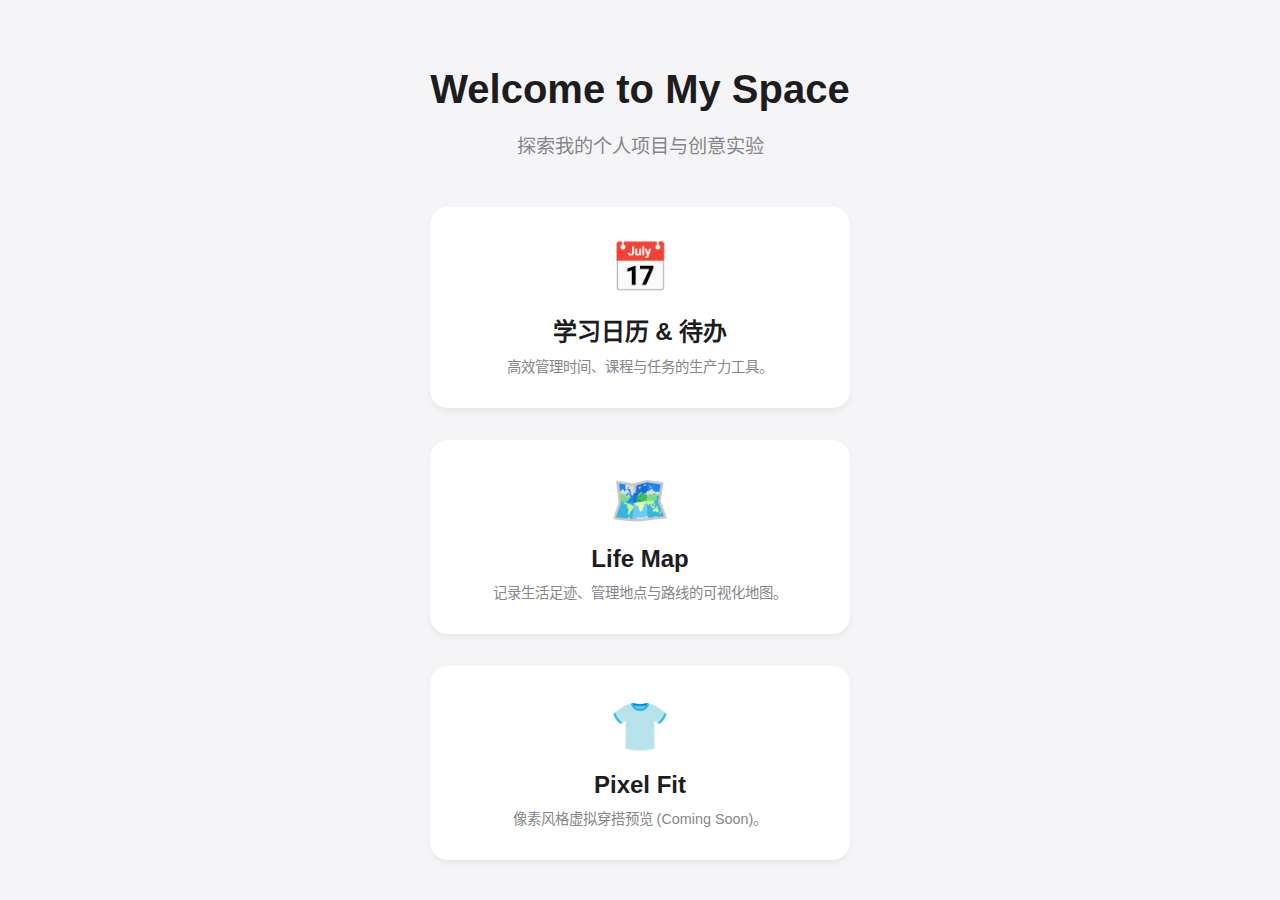
<file: index.html>
<!DOCTYPE html>
<html lang="zh-CN">
<head>
    <meta charset="UTF-8">
    <meta name="viewport" content="width=device-width, initial-scale=1.0">
    <title>My Personal Space</title>
    <style>
        body {
            font-family: -apple-system, BlinkMacSystemFont, "Segoe UI", Roboto, Helvetica, Arial, sans-serif;
            background-color: #f5f5f7;
            color: #1d1d1f;
            margin: 0;
            padding: 0;
            display: flex;
            justify-content: center;
            align-items: center;
            min-height: 100vh;
        }
        .container {
            text-align: center;
            max-width: 800px;
            padding: 2rem;
        }
        h1 {
            font-size: 2.5rem;
            margin-bottom: 1rem;
        }
        p {
            font-size: 1.2rem;
            color: #86868b;
            margin-bottom: 3rem;
        }
        .grid {
            display: grid;
            grid-template-columns: repeat(auto-fit, minmax(280px, 1fr));
            gap: 2rem;
        }
        .card {
            background: white;
            padding: 2rem;
            border-radius: 18px;
            box-shadow: 0 4px 6px rgba(0,0,0,0.05);
            transition: transform 0.2s, box-shadow 0.2s;
            text-decoration: none;
            color: inherit;
            display: flex;
            flex-direction: column;
            align-items: center;
        }
        .card:hover {
            transform: translateY(-5px);
            box-shadow: 0 10px 20px rgba(0,0,0,0.1);
        }
        .card-icon {
            font-size: 3rem;
            margin-bottom: 1rem;
        }
        .card-title {
            font-size: 1.5rem;
            font-weight: 600;
            margin-bottom: 0.5rem;
        }
        .card-desc {
            color: #86868b;
            font-size: 0.9rem;
        }
    </style>
</head>
<body>
    <div class="container">
        <h1>Welcome to My Space</h1>
        <p>探索我的个人项目与创意实验</p>
        
        <div class="grid">
            <a href="apps/calendar/index.html" class="card">
                <div class="card-icon">📅</div>
                <div class="card-title">学习日历 & 待办</div>
                <div class="card-desc">高效管理时间、课程与任务的生产力工具。</div>
            </a>

            <a href="apps/life-map/index.html" class="card">
                <div class="card-icon">🗺️</div>
                <div class="card-title">Life Map</div>
                <div class="card-desc">记录生活足迹、管理地点与路线的可视化地图。</div>
            </a>
            
            <a href="apps/pixel-fit/index.html" class="card">
                <div class="card-icon">👕</div>
                <div class="card-title">Pixel Fit</div>
                <div class="card-desc">像素风格虚拟穿搭预览 (Coming Soon)。</div>
            </a>
        </div>
    </div>
</body>
</html>
</file>
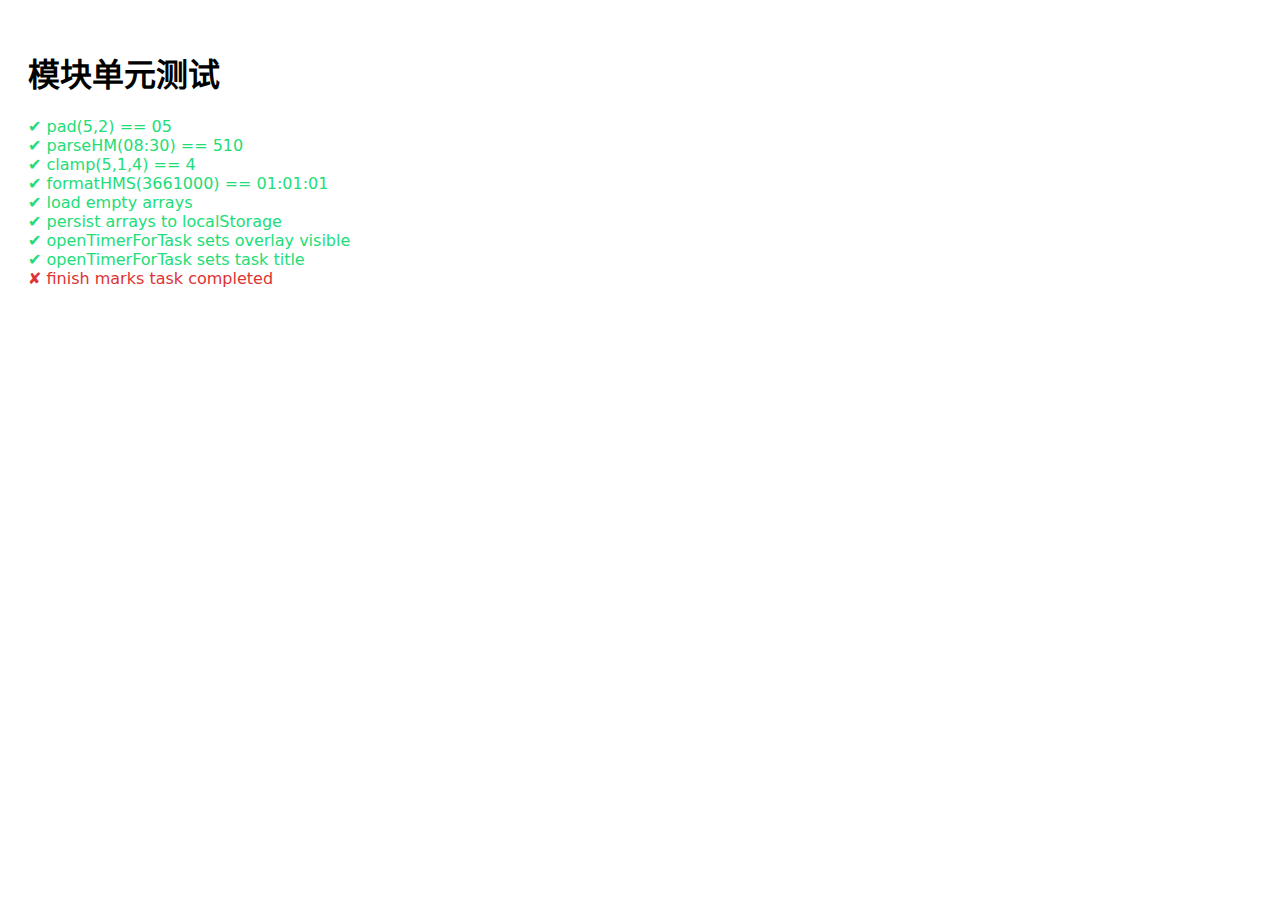
<file: tests/index.html>
<!doctype html>
<html lang="zh-CN">
<head>
  <meta charset="utf-8" />
  <title>模块单元测试</title>
  <style>
    body { font-family: system-ui, Arial; padding: 20px; }
    .pass { color: #2d7; }
    .fail { color: #d33; }
    pre { background:#f6f8fa; padding:12px; border-radius:6px; }
  </style>
</head>
<body>
  <h1>模块单元测试</h1>
  <div id="results"></div>
  <script type="module">
    import './utils.test.js';
    import './storage.test.js';
    import './timer.test.js';
  </script>
</body>
</html>
</file>
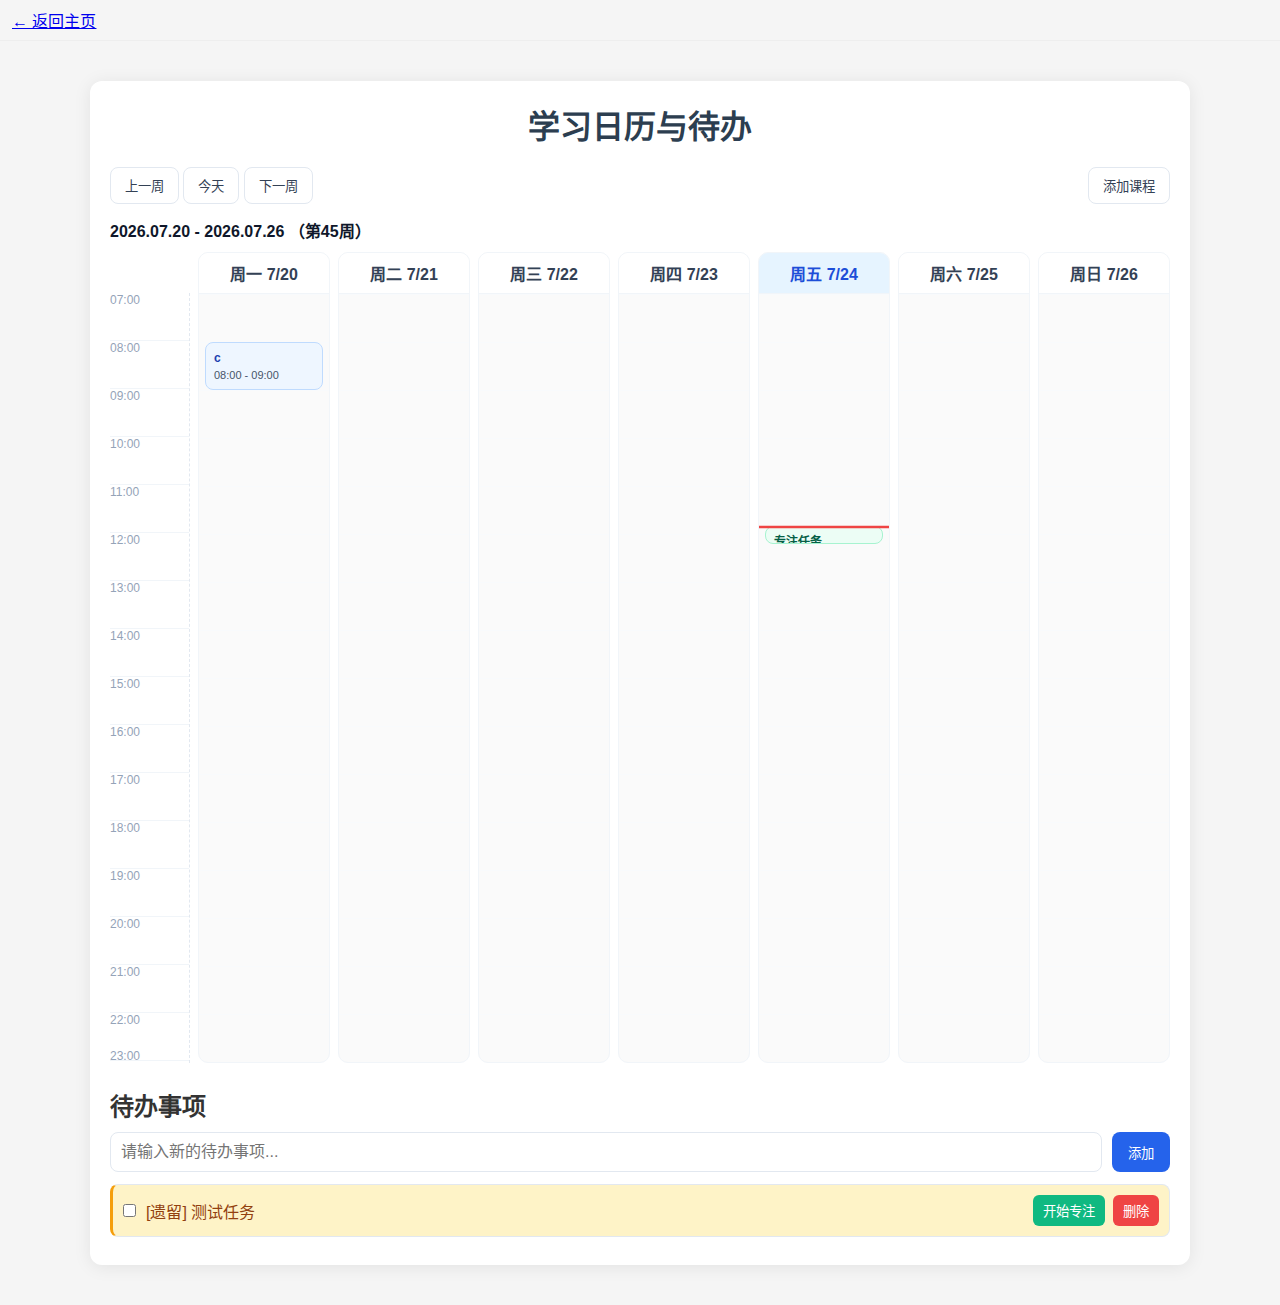
<file: apps/calendar_legacy/index.html>
<!DOCTYPE html>
<html lang="zh-CN">
<head>
    <meta charset="UTF-8">
    <meta name="viewport" content="width=device-width, initial-scale=1.0">
    <title>学习日历与待办</title>
    <!-- Modular CSS: order matters for cascade -->
    <link rel="stylesheet" href="src/styles/base.css">
    <link rel="stylesheet" href="src/styles/layout.css">
    <link rel="stylesheet" href="src/styles/calendar.css">
    <link rel="stylesheet" href="src/styles/todo.css">
    <link rel="stylesheet" href="src/styles/modals.css">
    <link rel="stylesheet" href="src/styles/timer.css">
    <link rel="stylesheet" href="src/styles/responsive.css">
</head>
<body>
    <nav style="padding:8px 12px; border-bottom:1px solid #eee; margin-bottom:12px;">
      <a href="../../index.html">← 返回主页</a>
    </nav>
    <div class="container">
        <h1>学习日历与待办</h1>

        <div class="top-actions">
            <div class="calendar-actions">
                <button id="prevWeek">上一周</button>
                <button id="goToday">今天</button>
                <button id="nextWeek">下一周</button>
            </div>
            <div class="course-actions">
                <button id="addCourseBtn">添加课程</button>
            </div>
        </div>

        <div id="calendarSection" class="calendar-section">
            <div class="calendar-header" id="calendarWeekLabel">本周</div>
            <div class="calendar-grid">
                <div class="time-col" id="timeCol"></div>
                <div class="day-col" data-day="1">
                    <div class="day-header" id="dayHeader-1">周一</div>
                    <div class="day-body" id="dayBody-1"></div>
                </div>
                <div class="day-col" data-day="2">
                    <div class="day-header" id="dayHeader-2">周二</div>
                    <div class="day-body" id="dayBody-2"></div>
                </div>
                <div class="day-col" data-day="3">
                    <div class="day-header" id="dayHeader-3">周三</div>
                    <div class="day-body" id="dayBody-3"></div>
                </div>
                <div class="day-col" data-day="4">
                    <div class="day-header" id="dayHeader-4">周四</div>
                    <div class="day-body" id="dayBody-4"></div>
                </div>
                <div class="day-col" data-day="5">
                    <div class="day-header" id="dayHeader-5">周五</div>
                    <div class="day-body" id="dayBody-5"></div>
                </div>
                <div class="day-col" data-day="6">
                    <div class="day-header" id="dayHeader-6">周六</div>
                    <div class="day-body" id="dayBody-6"></div>
                </div>
                <div class="day-col" data-day="0">
                    <div class="day-header" id="dayHeader-0">周日</div>
                    <div class="day-body" id="dayBody-0"></div>
                </div>
            </div>
        </div>

        <div class="split">
            <div class="todo-section">
                <h2>待办事项</h2>
                <div class="todo-input">
                    <input type="text" id="taskInput" placeholder="请输入新的待办事项...">
                    <button id="addTask">添加</button>
                </div>
                <ul id="taskList" class="task-list"></ul>
            </div>
        </div>
    </div>

    <!-- 添加课程弹窗 -->
    <div class="modal" id="courseModal" aria-hidden="true">
        <div class="modal-content">
            <div class="modal-header">
                <h3>添加课程</h3>
                <button class="close-modal" data-close="courseModal">×</button>
            </div>
            <div class="modal-body">
                <label>
                    课程名称
                    <input type="text" id="courseTitle" placeholder="例如：高等数学">
                </label>
                <label>
                    上课日
                    <select id="courseDay">
                        <option value="1">周一</option>
                        <option value="2">周二</option>
                        <option value="3">周三</option>
                        <option value="4">周四</option>
                        <option value="5">周五</option>
                        <option value="6">周六</option>
                        <option value="0">周日</option>
                    </select>
                </label>
                <label>
                    开始时间
                    <input type="time" id="courseStart" value="08:00">
                </label>
                <label>
                    结束时间
                    <input type="time" id="courseEnd" value="09:40">
                </label>
                <label>
                    上课地点（可选）
                    <input type="text" id="courseLocation" placeholder="教学楼/教室">
                </label>
                <div class="modal-actions">
                    <button id="saveCourseBtn">保存</button>
                </div>
            </div>
        </div>
    </div>



    <!-- 事件详情弹窗 -->
    <div class="modal" id="eventDetailModal" aria-hidden="true">
        <div class="modal-content">
            <div class="modal-header">
                <h3 id="detailTitle">课程详情</h3>
                <button class="close-modal" data-close="eventDetailModal">×</button>
            </div>
            <div class="modal-body">
                <p>时间：<span id="detailTime"></span></p>
                <p>地点：<span id="detailLocation"></span></p>
                <p>周次：<span id="detailWeeks"></span></p>
            </div>
        </div>
    </div>

    <!-- 专注计时器界面 -->
    <div class="timer-overlay" id="timerOverlay" aria-hidden="true">
        <div class="timer-panel">
            <div class="timer-header">
                <span id="timerTaskTitle">专注</span>
                <button class="close-modal" id="exitTimer">×</button>
            </div>
            <div class="timer-body">
                <div class="timer-mode">
                    <label><input type="radio" name="timerMode" value="countdown" checked> 倒计时</label>
                    <label><input type="radio" name="timerMode" value="stopwatch"> 正计时</label>
                </div>
                <div class="countdown-setup" id="countdownSetup" title="滚动鼠标滚轮调节分钟">
                    <span class="time-number" id="setupMinutes" tabindex="0">60</span>
                    <span class="time-suffix">分钟</span>
                </div>
                <div class="running-time" id="runningTime">00:00:00</div>
                <div class="timer-actions">
                    <button id="startTimer">开始</button>
                    <button id="pauseTimer" disabled>暂停</button>
                    <button id="resetTimer" disabled>重置</button>
                    <button id="finishTimer" disabled>完成</button>
                    <button id="stopTimer">终止</button>
                </div>
            </div>
        </div>
    </div>

    <script type="module" src="src/main.js"></script>
</body>
</html>
</file>
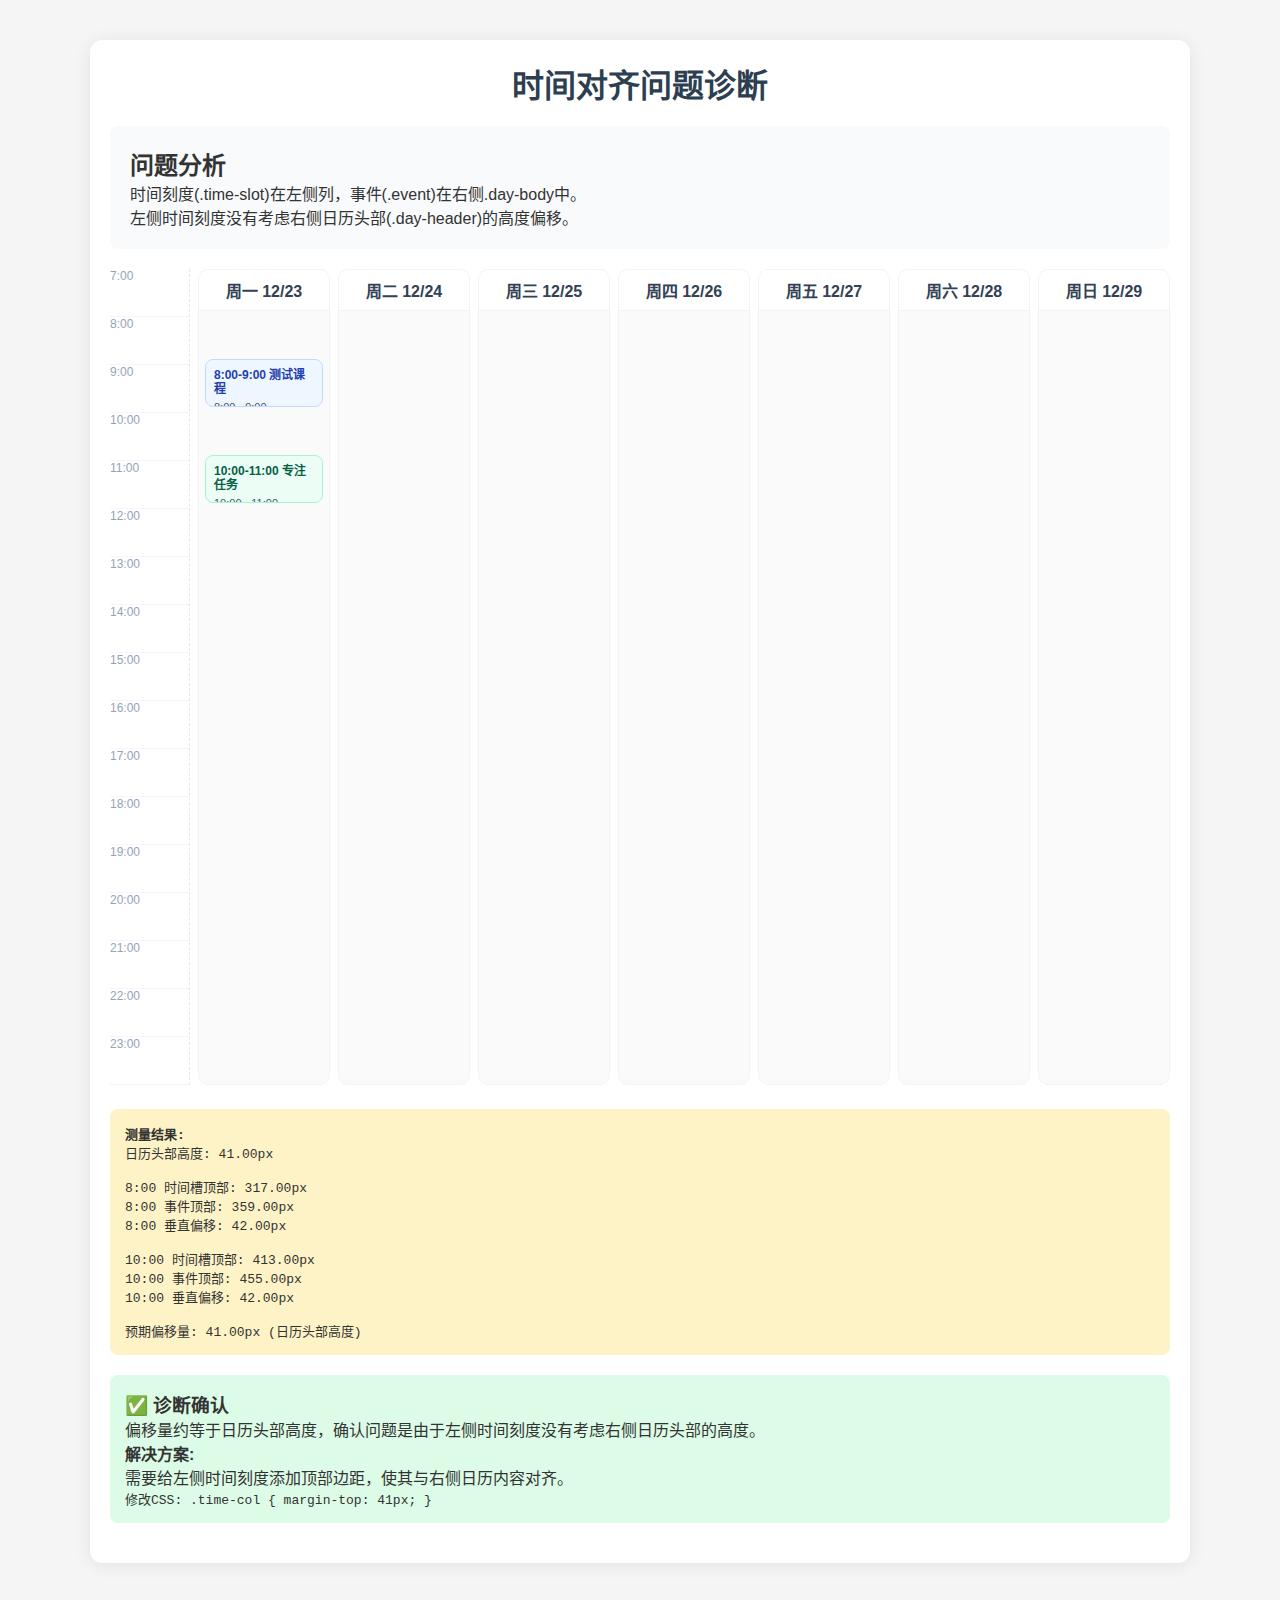
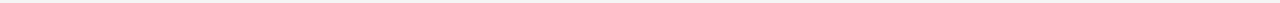
<file: alignment_fix_test.html>
<!DOCTYPE html>
<html lang="zh-CN">
<head>
    <meta charset="UTF-8">
    <meta name="viewport" content="width=device-width, initial-scale=1.0">
    <title>时间对齐修复测试</title>
    <link rel="stylesheet" href="styles.css">
</head>
<body>
    <div class="container">
        <h1>时间对齐问题诊断</h1>
        
        <div style="background: #f8fafc; padding: 20px; border-radius: 8px; margin: 20px 0;">
            <h2>问题分析</h2>
            <p>时间刻度(.time-slot)在左侧列，事件(.event)在右侧.day-body中。</p>
            <p>左侧时间刻度没有考虑右侧日历头部(.day-header)的高度偏移。</p>
        </div>
        
        <div class="calendar-section">
            <div class="calendar-grid">
                <div class="time-col" id="timeCol">
                    <!-- 时间刻度将由JavaScript生成 -->
                </div>
                
                <div class="day-col">
                    <div class="day-header" id="testHeader">周一 12/23</div>
                    <div class="day-body" id="testBody">
                        <!-- 8:00-9:00 测试事件 -->
                        <div class="event course" style="top: 48px; height: 48px;">
                            <span class="title">8:00-9:00 测试课程</span>
                            <div class="meta">8:00 - 9:00</div>
                        </div>
                        
                        <!-- 10:00-11:00 测试事件 -->
                        <div class="event focus" style="top: 144px; height: 48px;">
                            <span class="title">10:00-11:00 专注任务</span>
                            <div class="meta">10:00 - 11:00</div>
                        </div>
                    </div>
                </div>
                
                <div class="day-col">
                    <div class="day-header">周二 12/24</div>
                    <div class="day-body"></div>
                </div>
                
                <div class="day-col">
                    <div class="day-header">周三 12/25</div>
                    <div class="day-body"></div>
                </div>
                
                <div class="day-col">
                    <div class="day-header">周四 12/26</div>
                    <div class="day-body"></div>
                </div>
                
                <div class="day-col">
                    <div class="day-header">周五 12/27</div>
                    <div class="day-body"></div>
                </div>
                
                <div class="day-col">
                    <div class="day-header">周六 12/28</div>
                    <div class="day-body"></div>
                </div>
                
                <div class="day-col">
                    <div class="day-header">周日 12/29</div>
                    <div class="day-body"></div>
                </div>
            </div>
        </div>
        
        <div id="measurements" style="background: #fef3c7; padding: 15px; border-radius: 8px; margin: 20px 0; font-family: monospace;"></div>
        
        <div id="solution" style="background: #dcfce7; padding: 15px; border-radius: 8px; margin: 20px 0;"></div>
    </div>
    
    <script src="script.js"></script>
    <script>
        // 生成时间刻度
        function renderTimeCol() {
            const timeCol = document.getElementById('timeCol');
            timeCol.innerHTML = '';
            for (let h = 7; h <= 23; h++) {
                const slot = document.createElement('div');
                slot.className = 'time-slot';
                slot.textContent = `${h}:00`;
                timeCol.appendChild(slot);
            }
        }
        
        function measureAlignment() {
            const header = document.getElementById('testHeader');
            const body = document.getElementById('testBody');
            const timeSlots = document.querySelectorAll('.time-slot');
            
            const headerRect = header.getBoundingClientRect();
            const bodyRect = body.getBoundingClientRect();
            
            // 获取8:00和10:00时间槽的位置
            const slot8 = timeSlots[1]; // 7:00是索引0，8:00是索引1
            const slot10 = timeSlots[3]; // 10:00是索引3
            
            const slot8Rect = slot8.getBoundingClientRect();
            const slot10Rect = slot10.getBoundingClientRect();
            
            // 获取事件的位置
            const events = document.querySelectorAll('.event');
            const event8 = events[0]; // 8:00事件
            const event10 = events[1]; // 10:00事件
            
            const event8Rect = event8.getBoundingClientRect();
            const event10Rect = event10.getBoundingClientRect();
            
            const measurements = document.getElementById('measurements');
            
            // 计算偏移
            const headerHeight = headerRect.height;
            const offset8 = Math.abs(slot8Rect.top - event8Rect.top);
            const offset10 = Math.abs(slot10Rect.top - event10Rect.top);
            
            measurements.innerHTML = `
                <strong>测量结果:</strong><br>
                日历头部高度: ${headerHeight.toFixed(2)}px<br>
                <br>
                8:00 时间槽顶部: ${slot8Rect.top.toFixed(2)}px<br>
                8:00 事件顶部: ${event8Rect.top.toFixed(2)}px<br>
                8:00 垂直偏移: ${offset8.toFixed(2)}px<br>
                <br>
                10:00 时间槽顶部: ${slot10Rect.top.toFixed(2)}px<br>
                10:00 事件顶部: ${event10Rect.top.toFixed(2)}px<br>
                10:00 垂直偏移: ${offset10.toFixed(2)}px<br>
                <br>
                预期偏移量: ${headerHeight.toFixed(2)}px (日历头部高度)
            `;
            
            const solution = document.getElementById('solution');
            
            if (Math.abs(offset8 - headerHeight) < 2 && Math.abs(offset10 - headerHeight) < 2) {
                solution.innerHTML = `
                    <h3>✅ 诊断确认</h3>
                    <p>偏移量约等于日历头部高度，确认问题是由于左侧时间刻度没有考虑右侧日历头部的高度。</p>
                    <h4>解决方案:</h4>
                    <p>需要给左侧时间刻度添加顶部边距，使其与右侧日历内容对齐。</p>
                    <code>修改CSS: .time-col { margin-top: ${headerHeight.toFixed(0)}px; }</code>
                `;
            } else {
                solution.innerHTML = `
                    <h3>🔍 需要进一步分析</h3>
                    <p>偏移量与日历头部高度不完全匹配，可能还有其他因素影响对齐。</p>
                `;
            }
        }
        
        // 页面加载后执行
        window.addEventListener('load', () => {
            renderTimeCol();
            setTimeout(measureAlignment, 100); // 稍微延迟确保渲染完成
        });
        
        // 窗口大小改变时重新测量
        window.addEventListener('resize', () => {
            setTimeout(measureAlignment, 100);
        });
    </script>
</body>
</html>
</file>
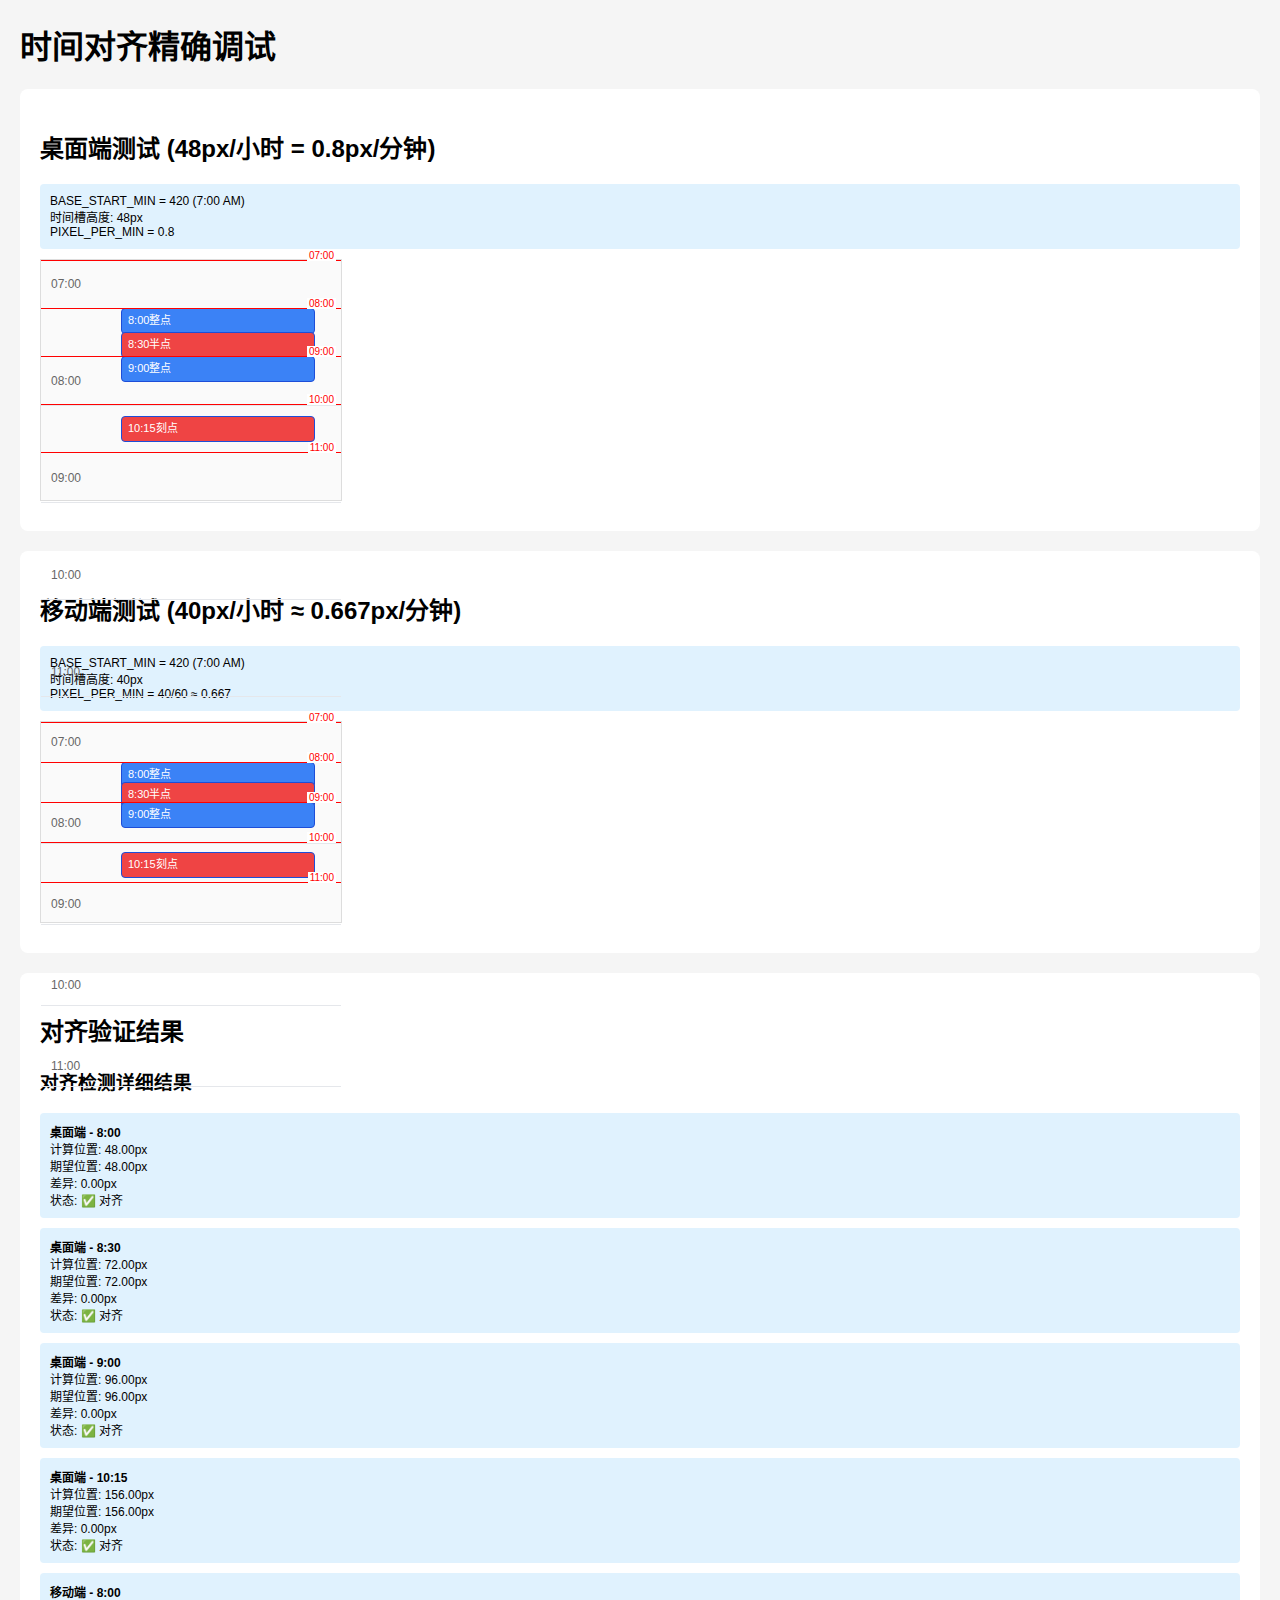
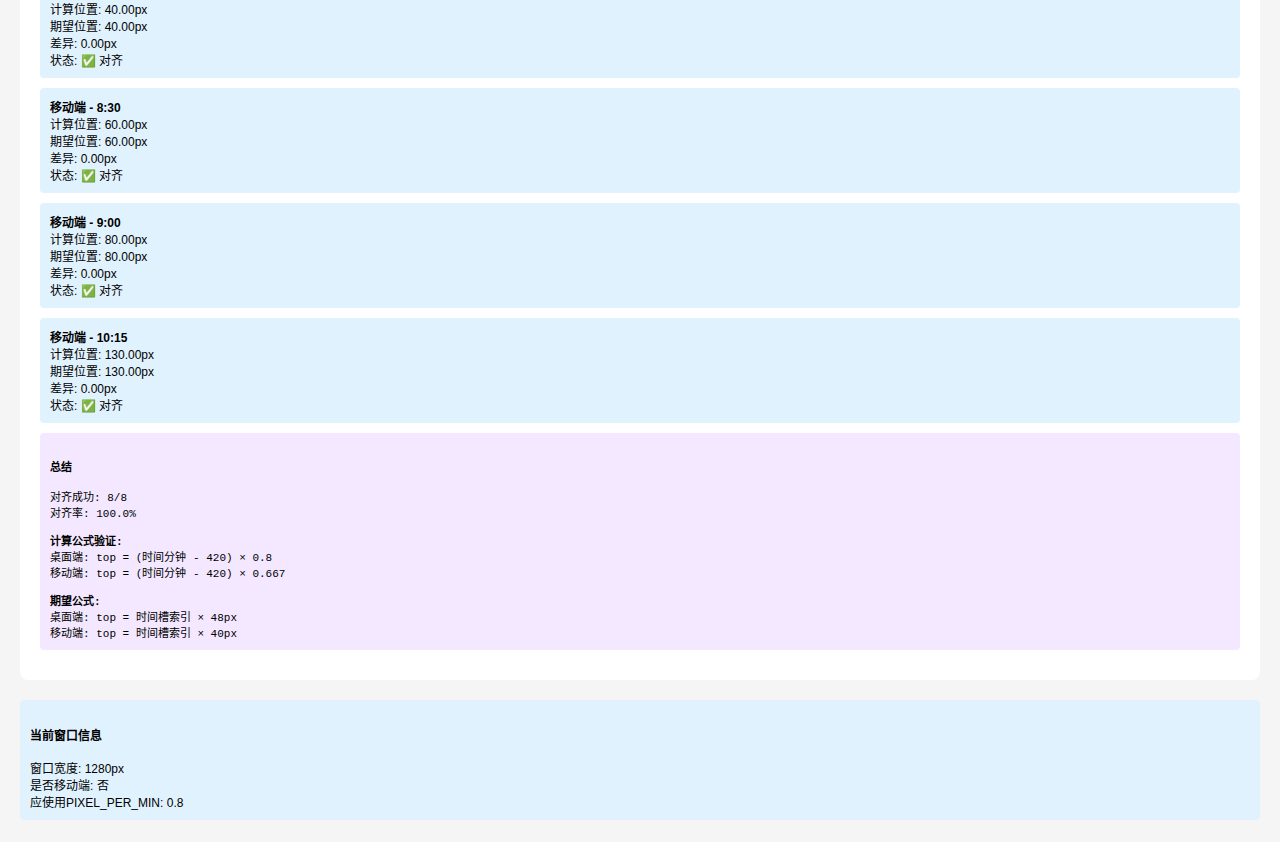
<file: debug_alignment.html>
<!DOCTYPE html>
<html lang="zh-CN">
<head>
    <meta charset="UTF-8">
    <meta name="viewport" content="width=device-width, initial-scale=1.0">
    <title>时间对齐调试</title>
    <style>
        body {
            font-family: Arial, sans-serif;
            margin: 20px;
            background: #f5f5f5;
        }
        .debug-container {
            background: white;
            padding: 20px;
            border-radius: 8px;
            margin-bottom: 20px;
        }
        .time-grid {
            position: relative;
            border: 1px solid #ddd;
            background: #fafafa;
            margin: 10px 0;
            width: 300px;
        }
        .time-slot {
            border-bottom: 1px solid #e5e7eb;
            display: flex;
            align-items: center;
            padding-left: 10px;
            font-size: 12px;
            color: #666;
            position: relative;
        }
        .desktop .time-slot {
            height: 48px;
        }
        .mobile .time-slot {
            height: 40px;
        }
        .event-test {
            position: absolute;
            background: rgba(59, 130, 246, 0.8);
            color: white;
            padding: 2px 6px;
            border-radius: 4px;
            font-size: 11px;
            left: 80px;
            width: 180px;
            border: 1px solid #1d4ed8;
            z-index: 10;
        }
        .ruler {
            position: absolute;
            left: 0;
            right: 0;
            height: 1px;
            background: red;
            z-index: 20;
        }
        .ruler::before {
            content: attr(data-time);
            position: absolute;
            right: 5px;
            top: -10px;
            font-size: 10px;
            color: red;
            background: white;
            padding: 0 2px;
        }
        .info {
            background: #e0f2fe;
            padding: 10px;
            border-radius: 4px;
            margin: 10px 0;
            font-size: 12px;
        }
        .calculation {
            background: #f3e8ff;
            padding: 10px;
            border-radius: 4px;
            margin: 10px 0;
            font-family: monospace;
            font-size: 11px;
        }
        .error {
            background: #fee2e2;
            color: #dc2626;
            padding: 10px;
            border-radius: 4px;
            margin: 10px 0;
        }
    </style>
</head>
<body>
    <h1>时间对齐精确调试</h1>
    
    <div class="debug-container">
        <h2>桌面端测试 (48px/小时 = 0.8px/分钟)</h2>
        <div class="info">
            BASE_START_MIN = 420 (7:00 AM)<br>
            时间槽高度: 48px<br>
            PIXEL_PER_MIN = 0.8
        </div>
        <div class="time-grid desktop" id="desktopGrid">
            <!-- 时间槽和事件将通过JavaScript生成 -->
        </div>
    </div>
    
    <div class="debug-container">
        <h2>移动端测试 (40px/小时 ≈ 0.667px/分钟)</h2>
        <div class="info">
            BASE_START_MIN = 420 (7:00 AM)<br>
            时间槽高度: 40px<br>
            PIXEL_PER_MIN = 40/60 ≈ 0.667
        </div>
        <div class="time-grid mobile" id="mobileGrid">
            <!-- 时间槽和事件将通过JavaScript生成 -->
        </div>
    </div>
    
    <div class="debug-container">
        <h2>对齐验证结果</h2>
        <div id="results"></div>
    </div>
    
    <script>
        const BASE_START_MIN = 7 * 60; // 7:00 = 420分钟
        const END_MIN = 12 * 60; // 12:00 = 720分钟
        
        function pad(n) { return n < 10 ? '0' + n : '' + n; }
        function fmtHM(minutesOfDay) { 
            const h = Math.floor(minutesOfDay / 60); 
            const m = minutesOfDay % 60; 
            return `${pad(h)}:${pad(m)}`; 
        }
        
        function createDebugGrid(containerId, pixelPerMin, slotHeight, isMobile = false) {
            const container = document.getElementById(containerId);
            container.innerHTML = '';
            
            const results = [];
            
            // 创建时间槽
            let cumulativeHeight = 0;
            for (let min = BASE_START_MIN; min < END_MIN; min += 60) {
                const slot = document.createElement('div');
                slot.className = 'time-slot';
                slot.textContent = fmtHM(min);
                slot.style.height = slotHeight + 'px';
                slot.style.top = cumulativeHeight + 'px';
                container.appendChild(slot);
                
                // 添加时间标尺
                const ruler = document.createElement('div');
                ruler.className = 'ruler';
                ruler.style.top = cumulativeHeight + 'px';
                ruler.setAttribute('data-time', fmtHM(min));
                container.appendChild(ruler);
                
                cumulativeHeight += slotHeight;
            }
            
            // 设置容器高度
            const totalHours = (END_MIN - BASE_START_MIN) / 60;
            container.style.height = (totalHours * slotHeight) + 'px';
            
            // 测试事件数据
            const testEvents = [
                { time: '8:00', min: 8 * 60, label: '8:00整点' },
                { time: '8:30', min: 8.5 * 60, label: '8:30半点' },
                { time: '9:00', min: 9 * 60, label: '9:00整点' },
                { time: '10:15', min: 10.25 * 60, label: '10:15刻点' }
            ];
            
            testEvents.forEach((event, index) => {
                const eventEl = document.createElement('div');
                eventEl.className = 'event-test';
                eventEl.textContent = event.label;
                
                const calculatedTop = (event.min - BASE_START_MIN) * pixelPerMin;
                const expectedSlotIndex = (event.min - BASE_START_MIN) / 60;
                const expectedTop = expectedSlotIndex * slotHeight;
                
                eventEl.style.top = calculatedTop + 'px';
                eventEl.style.height = '20px';
                eventEl.style.background = index % 2 === 0 ? '#3b82f6' : '#ef4444';
                
                container.appendChild(eventEl);
                
                // 记录结果
                const isAligned = Math.abs(calculatedTop - expectedTop) < 1;
                results.push({
                    time: event.time,
                    calculated: calculatedTop,
                    expected: expectedTop,
                    difference: calculatedTop - expectedTop,
                    aligned: isAligned,
                    type: isMobile ? 'mobile' : 'desktop'
                });
            });
            
            return results;
        }
        
        // 创建测试
        const desktopResults = createDebugGrid('desktopGrid', 0.8, 48, false);
        const mobileResults = createDebugGrid('mobileGrid', 40/60, 40, true);
        
        // 显示结果
        function displayResults() {
            const resultsContainer = document.getElementById('results');
            let html = '<h3>对齐检测详细结果</h3>';
            
            const allResults = [...desktopResults, ...mobileResults];
            
            allResults.forEach(result => {
                const statusClass = result.aligned ? 'info' : 'error';
                const statusText = result.aligned ? '✅ 对齐' : '❌ 不对齐';
                
                html += `
                    <div class="${statusClass}">
                        <strong>${result.type === 'mobile' ? '移动端' : '桌面端'} - ${result.time}</strong><br>
                        计算位置: ${result.calculated.toFixed(2)}px<br>
                        期望位置: ${result.expected.toFixed(2)}px<br>
                        差异: ${result.difference.toFixed(2)}px<br>
                        状态: ${statusText}
                    </div>
                `;
            });
            
            // 添加总结
            const alignedCount = allResults.filter(r => r.aligned).length;
            const totalCount = allResults.length;
            
            html += `
                <div class="calculation">
                    <h4>总结</h4>
                    对齐成功: ${alignedCount}/${totalCount}<br>
                    对齐率: ${((alignedCount/totalCount)*100).toFixed(1)}%<br><br>
                    
                    <strong>计算公式验证:</strong><br>
                    桌面端: top = (时间分钟 - 420) × 0.8<br>
                    移动端: top = (时间分钟 - 420) × ${(40/60).toFixed(3)}<br><br>
                    
                    <strong>期望公式:</strong><br>
                    桌面端: top = 时间槽索引 × 48px<br>
                    移动端: top = 时间槽索引 × 40px
                </div>
            `;
            
            resultsContainer.innerHTML = html;
        }
        
        displayResults();
        
        // 添加实时窗口大小检测
        function checkWindowSize() {
            const info = document.createElement('div');
            info.className = 'info';
            info.innerHTML = `
                <h4>当前窗口信息</h4>
                窗口宽度: ${window.innerWidth}px<br>
                是否移动端: ${window.innerWidth <= 768 ? '是' : '否'}<br>
                应使用PIXEL_PER_MIN: ${window.innerWidth <= 768 ? (40/60).toFixed(3) : '0.8'}
            `;
            document.body.appendChild(info);
        }
        
        checkWindowSize();
        
        window.addEventListener('resize', () => {
            // 清除旧的窗口信息
            const oldInfo = document.querySelector('.info:last-child');
            if (oldInfo && oldInfo.innerHTML.includes('当前窗口信息')) {
                oldInfo.remove();
            }
            checkWindowSize();
        });
    </script>
</body>
</html>
</file>
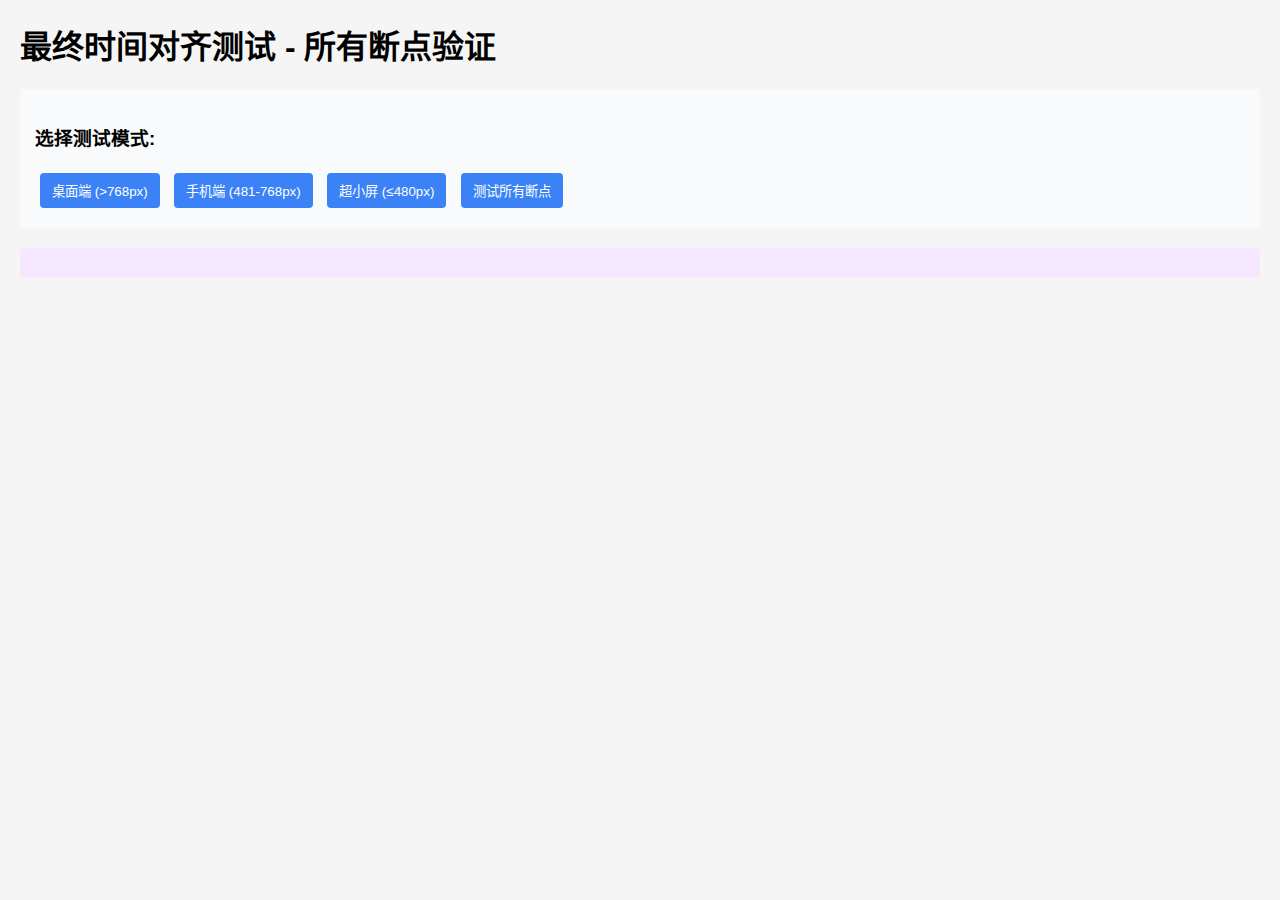
<file: final_alignment_test.html>
<!DOCTYPE html>
<html lang="zh-CN">
<head>
    <meta charset="UTF-8">
    <meta name="viewport" content="width=device-width, initial-scale=1.0">
    <title>最终时间对齐测试</title>
    <style>
        body {
            font-family: Arial, sans-serif;
            margin: 20px;
            background: #f5f5f5;
        }
        .test-section {
            background: white;
            padding: 20px;
            border-radius: 8px;
            margin-bottom: 20px;
            border: 2px solid #ddd;
        }
        .test-section.active {
            border-color: #3b82f6;
            background: #f0f9ff;
        }
        .time-grid {
            position: relative;
            border: 1px solid #ddd;
            background: #fafafa;
            margin: 10px 0;
            width: 100%;
            max-width: 400px;
        }
        .time-slot {
            border-bottom: 1px solid #e5e7eb;
            display: flex;
            align-items: center;
            padding-left: 10px;
            font-size: 12px;
            color: #666;
            position: relative;
        }
        .event-test {
            position: absolute;
            background: rgba(59, 130, 246, 0.9);
            color: white;
            padding: 2px 6px;
            border-radius: 4px;
            font-size: 10px;
            left: 60px;
            width: calc(100% - 80px);
            border: 1px solid #1d4ed8;
            z-index: 10;
            display: flex;
            align-items: center;
            justify-content: space-between;
        }
        .ruler {
            position: absolute;
            left: 0;
            right: 0;
            height: 2px;
            background: red;
            z-index: 20;
            opacity: 0.7;
        }
        .ruler::before {
            content: attr(data-time);
            position: absolute;
            right: 5px;
            top: -12px;
            font-size: 9px;
            color: red;
            background: white;
            padding: 0 2px;
            font-weight: bold;
        }
        .info {
            background: #e0f2fe;
            padding: 10px;
            border-radius: 4px;
            margin: 10px 0;
            font-size: 12px;
        }
        .results {
            background: #f3e8ff;
            padding: 15px;
            border-radius: 4px;
            margin: 10px 0;
        }
        .success {
            background: #dcfce7;
            color: #166534;
        }
        .error {
            background: #fee2e2;
            color: #dc2626;
        }
        .controls {
            background: #f9fafb;
            padding: 15px;
            border-radius: 4px;
            margin-bottom: 20px;
        }
        .controls button {
            margin: 5px;
            padding: 8px 12px;
            border: none;
            border-radius: 4px;
            cursor: pointer;
            background: #3b82f6;
            color: white;
        }
        .controls button:hover {
            background: #2563eb;
        }
        .controls button.active {
            background: #1d4ed8;
        }
    </style>
</head>
<body>
    <h1>最终时间对齐测试 - 所有断点验证</h1>
    
    <div class="controls">
        <h3>选择测试模式:</h3>
        <button onclick="testBreakpoint(1200, '桌面端')" class="active">桌面端 (>768px)</button>
        <button onclick="testBreakpoint(600, '手机端')">手机端 (481-768px)</button>
        <button onclick="testBreakpoint(400, '超小屏')">超小屏 (≤480px)</button>
        <button onclick="testAll()">测试所有断点</button>
    </div>
    
    <div id="testContainer"></div>
    
    <div class="results" id="overallResults"></div>
    
    <script>
        const BASE_START_MIN = 7 * 60; // 7:00 = 420分钟
        const END_MIN = 12 * 60; // 12:00 = 720分钟
        
        function pad(n) { return n < 10 ? '0' + n : '' + n; }
        function fmtHM(minutesOfDay) { 
            const h = Math.floor(minutesOfDay / 60); 
            const m = minutesOfDay % 60; 
            return `${pad(h)}:${pad(m)}`; 
        }
        
        // 模拟getPixelPerMin函数
        function getPixelPerMin(width) {
            if (width <= 480) {
                return 35 / 60; // 超小屏：35px/小时 ≈ 0.583px/分钟
            } else if (width <= 768) {
                return 40 / 60; // 手机端：40px/小时 ≈ 0.667px/分钟
            }
            return 0.8; // 桌面端：48px/小时 = 0.8px/分钟
        }
        
        function getSlotHeight(width) {
            if (width <= 480) return 35;
            if (width <= 768) return 40;
            return 48;
        }
        
        function createTest(width, label) {
            const pixelPerMin = getPixelPerMin(width);
            const slotHeight = getSlotHeight(width);
            
            const section = document.createElement('div');
            section.className = 'test-section';
            section.innerHTML = `
                <h2>${label} 测试 (宽度: ${width}px)</h2>
                <div class="info">
                    时间槽高度: ${slotHeight}px<br>
                    PIXEL_PER_MIN: ${pixelPerMin.toFixed(3)}<br>
                    每小时像素: ${(pixelPerMin * 60).toFixed(1)}px
                </div>
                <div class="time-grid" id="grid-${width}"></div>
                <div class="results" id="results-${width}"></div>
            `;
            
            return section;
        }
        
        function runTest(width, label) {
            const pixelPerMin = getPixelPerMin(width);
            const slotHeight = getSlotHeight(width);
            const container = document.getElementById(`grid-${width}`);
            const resultsContainer = document.getElementById(`results-${width}`);
            
            if (!container) return null;
            
            container.innerHTML = '';
            
            const results = [];
            
            // 创建时间槽和标尺
            let cumulativeHeight = 0;
            for (let min = BASE_START_MIN; min < END_MIN; min += 60) {
                const slot = document.createElement('div');
                slot.className = 'time-slot';
                slot.textContent = fmtHM(min);
                slot.style.height = slotHeight + 'px';
                container.appendChild(slot);
                
                // 添加时间标尺
                const ruler = document.createElement('div');
                ruler.className = 'ruler';
                ruler.style.top = cumulativeHeight + 'px';
                ruler.setAttribute('data-time', fmtHM(min));
                container.appendChild(ruler);
                
                cumulativeHeight += slotHeight;
            }
            
            container.style.height = cumulativeHeight + 'px';
            
            // 测试事件
            const testEvents = [
                { time: '8:00', min: 8 * 60 },
                { time: '8:30', min: 8.5 * 60 },
                { time: '9:00', min: 9 * 60 },
                { time: '10:15', min: 10.25 * 60 },
                { time: '11:45', min: 11.75 * 60 }
            ];
            
            testEvents.forEach((event, index) => {
                const eventEl = document.createElement('div');
                eventEl.className = 'event-test';
                
                const calculatedTop = (event.min - BASE_START_MIN) * pixelPerMin;
                const slotIndex = (event.min - BASE_START_MIN) / 60;
                const expectedTop = slotIndex * slotHeight;
                const difference = Math.abs(calculatedTop - expectedTop);
                const isAligned = difference < 0.5; // 允许0.5px的误差
                
                eventEl.style.top = calculatedTop + 'px';
                eventEl.style.height = '18px';
                eventEl.style.background = isAligned ? '#22c55e' : '#ef4444';
                eventEl.innerHTML = `
                    <span>${event.time}</span>
                    <span>${calculatedTop.toFixed(1)}px</span>
                `;
                
                container.appendChild(eventEl);
                
                results.push({
                    time: event.time,
                    calculated: calculatedTop,
                    expected: expectedTop,
                    difference: difference,
                    aligned: isAligned
                });
            });
            
            // 显示结果
            const alignedCount = results.filter(r => r.aligned).length;
            const totalCount = results.length;
            const successRate = (alignedCount / totalCount * 100).toFixed(1);
            
            const resultClass = alignedCount === totalCount ? 'success' : 'error';
            resultsContainer.className = `results ${resultClass}`;
            resultsContainer.innerHTML = `
                <h4>测试结果</h4>
                <strong>对齐成功率: ${successRate}% (${alignedCount}/${totalCount})</strong><br><br>
                ${results.map(r => `
                    ${r.time}: ${r.aligned ? '✅' : '❌'} 
                    计算=${r.calculated.toFixed(1)}px, 
                    期望=${r.expected.toFixed(1)}px, 
                    差异=${r.difference.toFixed(1)}px
                `).join('<br>')}
            `;
            
            return { label, width, alignedCount, totalCount, successRate: parseFloat(successRate) };
        }
        
        function testBreakpoint(width, label) {
            // 清除之前的测试
            document.getElementById('testContainer').innerHTML = '';
            
            // 更新按钮状态
            document.querySelectorAll('.controls button').forEach(btn => {
                btn.classList.remove('active');
            });
            event.target.classList.add('active');
            
            // 创建并运行测试
            const testSection = createTest(width, label);
            testSection.classList.add('active');
            document.getElementById('testContainer').appendChild(testSection);
            
            setTimeout(() => {
                const result = runTest(width, label);
                updateOverallResults([result]);
            }, 100);
        }
        
        function testAll() {
            // 清除之前的测试
            document.getElementById('testContainer').innerHTML = '';
            
            // 更新按钮状态
            document.querySelectorAll('.controls button').forEach(btn => {
                btn.classList.remove('active');
            });
            event.target.classList.add('active');
            
            const tests = [
                { width: 1200, label: '桌面端' },
                { width: 600, label: '手机端' },
                { width: 400, label: '超小屏' }
            ];
            
            const results = [];
            
            tests.forEach((test, index) => {
                const testSection = createTest(test.width, test.label);
                document.getElementById('testContainer').appendChild(testSection);
                
                setTimeout(() => {
                    const result = runTest(test.width, test.label);
                    results.push(result);
                    
                    if (results.length === tests.length) {
                        updateOverallResults(results);
                    }
                }, 100 * (index + 1));
            });
        }
        
        function updateOverallResults(results) {
            const container = document.getElementById('overallResults');
            const totalAligned = results.reduce((sum, r) => sum + r.alignedCount, 0);
            const totalTests = results.reduce((sum, r) => sum + r.totalCount, 0);
            const overallRate = (totalAligned / totalTests * 100).toFixed(1);
            
            const allPerfect = results.every(r => r.successRate === 100);
            container.className = `results ${allPerfect ? 'success' : 'error'}`;
            
            container.innerHTML = `
                <h3>总体测试结果</h3>
                <strong>整体对齐成功率: ${overallRate}% (${totalAligned}/${totalTests})</strong><br><br>
                ${results.map(r => `
                    <div style="margin: 5px 0;">
                        ${r.label}: ${r.successRate}% 
                        ${r.successRate === 100 ? '✅ 完美对齐' : '❌ 需要调整'}
                    </div>
                `).join('')}
                <br>
                <div style="font-size: 11px; color: #666;">
                    测试标准: 计算位置与期望位置差异小于0.5px视为对齐成功
                </div>
            `;
        }
        
        // 默认测试桌面端
        window.onload = () => {
            testBreakpoint(1200, '桌面端');
        };
    </script>
</body>
</html>
</file>
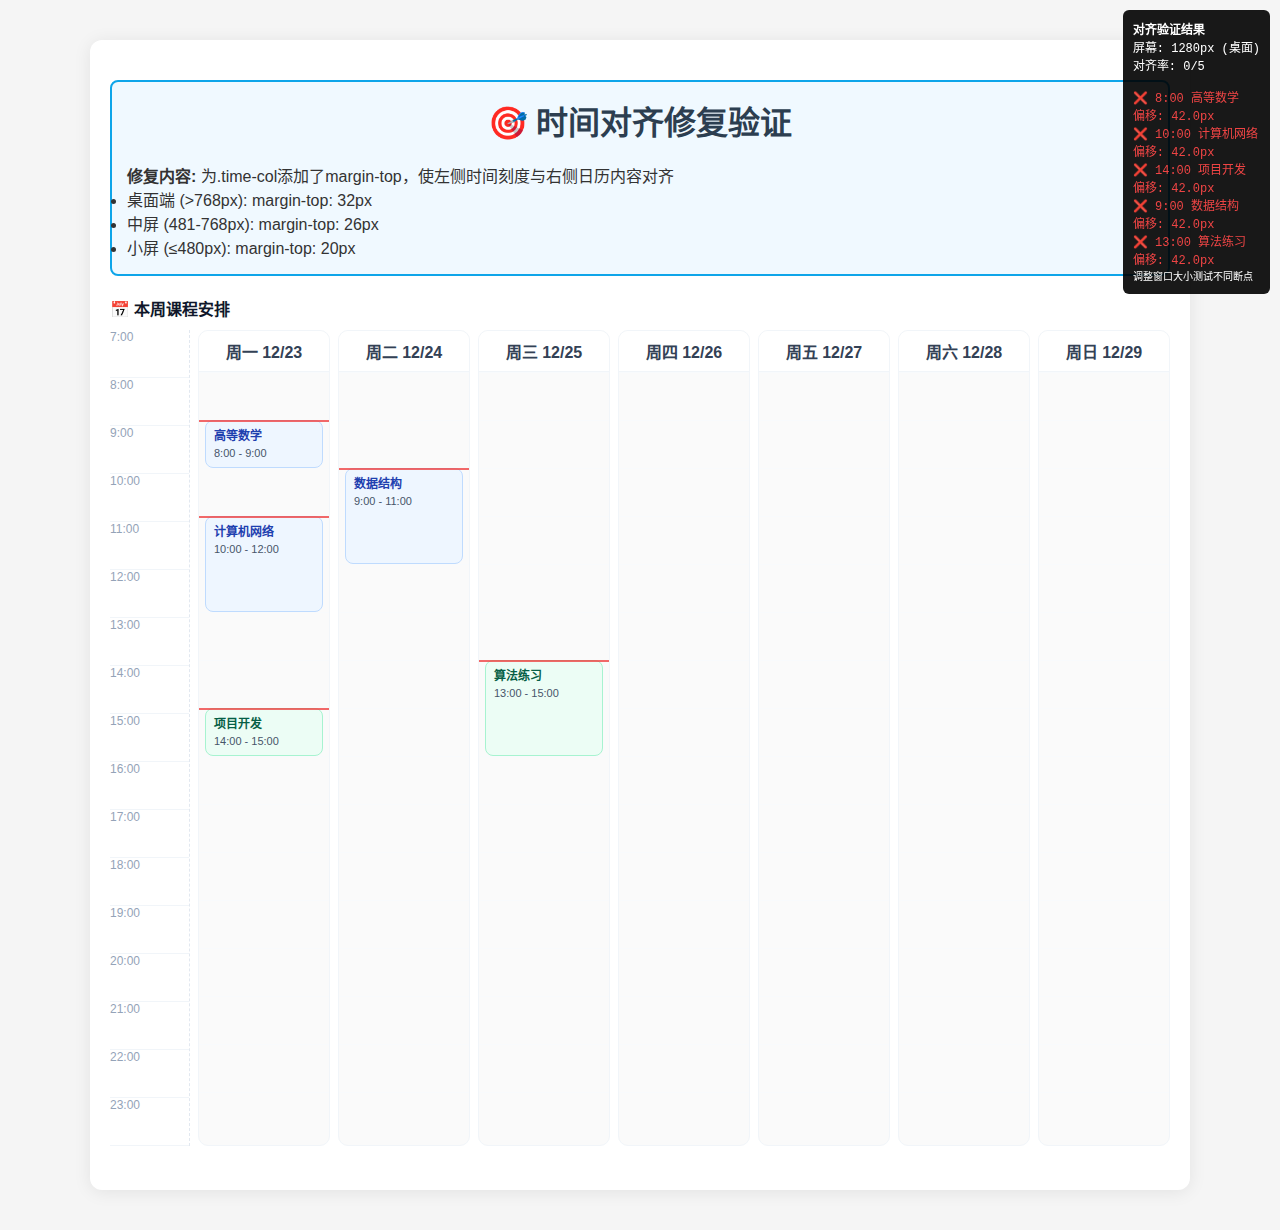
<file: final_alignment_verification.html>
<!DOCTYPE html>
<html lang="zh-CN">
<head>
    <meta charset="UTF-8">
    <meta name="viewport" content="width=device-width, initial-scale=1.0">
    <title>时间对齐修复验证</title>
    <link rel="stylesheet" href="styles.css">
    <style>
        .test-info {
            background: #f0f9ff;
            border: 2px solid #0ea5e9;
            border-radius: 8px;
            padding: 15px;
            margin: 20px 0;
        }
        
        .alignment-indicator {
            position: absolute;
            left: 0;
            right: 0;
            height: 2px;
            background: rgba(239, 68, 68, 0.8);
            z-index: 100;
            pointer-events: none;
        }
        
        .measurement-overlay {
            position: fixed;
            top: 10px;
            right: 10px;
            background: rgba(0, 0, 0, 0.9);
            color: white;
            padding: 10px;
            border-radius: 6px;
            font-family: monospace;
            font-size: 12px;
            z-index: 1000;
            max-width: 300px;
        }
        
        .status-good { color: #10b981; }
        .status-bad { color: #ef4444; }
    </style>
</head>
<body>
    <div class="container">
        <div class="test-info">
            <h1>🎯 时间对齐修复验证</h1>
            <p><strong>修复内容:</strong> 为.time-col添加了margin-top，使左侧时间刻度与右侧日历内容对齐</p>
            <ul>
                <li>桌面端 (>768px): margin-top: 32px</li>
                <li>中屏 (481-768px): margin-top: 26px</li>
                <li>小屏 (≤480px): margin-top: 20px</li>
            </ul>
        </div>
        
        <div class="calendar-section">
            <div class="calendar-header">📅 本周课程安排</div>
            <div class="calendar-grid">
                <div class="time-col" id="timeCol">
                    <!-- 时间刻度将由JavaScript生成 -->
                </div>
                
                <div class="day-col">
                    <div class="day-header">周一 12/23</div>
                    <div class="day-body" style="position: relative;">
                        <!-- 8:00-9:00 课程 -->
                        <div class="event course" style="top: 48px; height: 48px;">
                            <span class="title">高等数学</span>
                            <div class="meta">8:00 - 9:00</div>
                        </div>
                        
                        <!-- 10:00-12:00 课程 -->
                        <div class="event course" style="top: 144px; height: 96px;">
                            <span class="title">计算机网络</span>
                            <div class="meta">10:00 - 12:00</div>
                        </div>
                        
                        <!-- 14:00-15:00 专注任务 -->
                        <div class="event focus" style="top: 336px; height: 48px;">
                            <span class="title">项目开发</span>
                            <div class="meta">14:00 - 15:00</div>
                        </div>
                        
                        <!-- 对齐指示线 -->
                        <div class="alignment-indicator" style="top: 48px;" title="8:00 对齐线"></div>
                        <div class="alignment-indicator" style="top: 144px;" title="10:00 对齐线"></div>
                        <div class="alignment-indicator" style="top: 336px;" title="14:00 对齐线"></div>
                    </div>
                </div>
                
                <div class="day-col">
                    <div class="day-header">周二 12/24</div>
                    <div class="day-body" style="position: relative;">
                        <!-- 9:00-11:00 课程 -->
                        <div class="event course" style="top: 96px; height: 96px;">
                            <span class="title">数据结构</span>
                            <div class="meta">9:00 - 11:00</div>
                        </div>
                        
                        <!-- 对齐指示线 -->
                        <div class="alignment-indicator" style="top: 96px;" title="9:00 对齐线"></div>
                    </div>
                </div>
                
                <div class="day-col">
                    <div class="day-header">周三 12/25</div>
                    <div class="day-body" style="position: relative;">
                        <!-- 13:00-15:00 专注任务 -->
                        <div class="event focus" style="top: 288px; height: 96px;">
                            <span class="title">算法练习</span>
                            <div class="meta">13:00 - 15:00</div>
                        </div>
                        
                        <!-- 对齐指示线 -->
                        <div class="alignment-indicator" style="top: 288px;" title="13:00 对齐线"></div>
                    </div>
                </div>
                
                <div class="day-col">
                    <div class="day-header">周四 12/26</div>
                    <div class="day-body"></div>
                </div>
                
                <div class="day-col">
                    <div class="day-header">周五 12/27</div>
                    <div class="day-body"></div>
                </div>
                
                <div class="day-col">
                    <div class="day-header">周六 12/28</div>
                    <div class="day-body"></div>
                </div>
                
                <div class="day-col">
                    <div class="day-header">周日 12/29</div>
                    <div class="day-body"></div>
                </div>
            </div>
        </div>
    </div>
    
    <div class="measurement-overlay" id="measurementOverlay"></div>
    
    <script src="script.js"></script>
    <script>
        // 生成时间刻度
        function renderTimeCol() {
            const timeCol = document.getElementById('timeCol');
            timeCol.innerHTML = '';
            for (let h = 7; h <= 23; h++) {
                const slot = document.createElement('div');
                slot.className = 'time-slot';
                slot.textContent = `${h}:00`;
                timeCol.appendChild(slot);
            }
        }
        
        function measureAlignment() {
            const timeSlots = document.querySelectorAll('.time-slot');
            const events = document.querySelectorAll('.event');
            const indicators = document.querySelectorAll('.alignment-indicator');
            
            let alignmentResults = [];
            
            // 检查关键时间点的对齐
            const checkPoints = [
                { hour: 8, slotIndex: 1, eventIndex: 0, name: '8:00 高等数学' },
                { hour: 10, slotIndex: 3, eventIndex: 1, name: '10:00 计算机网络' },
                { hour: 14, slotIndex: 7, eventIndex: 2, name: '14:00 项目开发' },
                { hour: 9, slotIndex: 2, eventIndex: 3, name: '9:00 数据结构' },
                { hour: 13, slotIndex: 6, eventIndex: 4, name: '13:00 算法练习' }
            ];
            
            checkPoints.forEach(point => {
                if (timeSlots[point.slotIndex] && events[point.eventIndex]) {
                    const slotRect = timeSlots[point.slotIndex].getBoundingClientRect();
                    const eventRect = events[point.eventIndex].getBoundingClientRect();
                    
                    const offset = Math.abs(slotRect.top - eventRect.top);
                    const isAligned = offset < 3; // 允许3px误差
                    
                    alignmentResults.push({
                        name: point.name,
                        offset: offset.toFixed(1),
                        aligned: isAligned
                    });
                }
            });
            
            // 显示测量结果
            const overlay = document.getElementById('measurementOverlay');
            const screenWidth = window.innerWidth;
            const breakpoint = screenWidth <= 480 ? '小屏' : 
                             screenWidth <= 768 ? '中屏' : '桌面';
            
            const alignedCount = alignmentResults.filter(r => r.aligned).length;
            const totalCount = alignmentResults.length;
            
            overlay.innerHTML = `
                <strong>对齐验证结果</strong><br>
                屏幕: ${screenWidth}px (${breakpoint})<br>
                对齐率: ${alignedCount}/${totalCount}<br>
                <br>
                ${alignmentResults.map(r => 
                    `<span class="${r.aligned ? 'status-good' : 'status-bad'}">
                        ${r.aligned ? '✅' : '❌'} ${r.name}<br>
                        偏移: ${r.offset}px
                    </span>`
                ).join('<br>')}
                <br>
                <small>调整窗口大小测试不同断点</small>
            `;
        }
        
        // 页面加载后执行
        window.addEventListener('load', () => {
            renderTimeCol();
            setTimeout(measureAlignment, 200);
        });
        
        // 窗口大小改变时重新测量
        window.addEventListener('resize', () => {
            setTimeout(measureAlignment, 200);
        });
        
        // 定期更新测量结果
        setInterval(measureAlignment, 2000);
    </script>
</body>
</html>
</file>
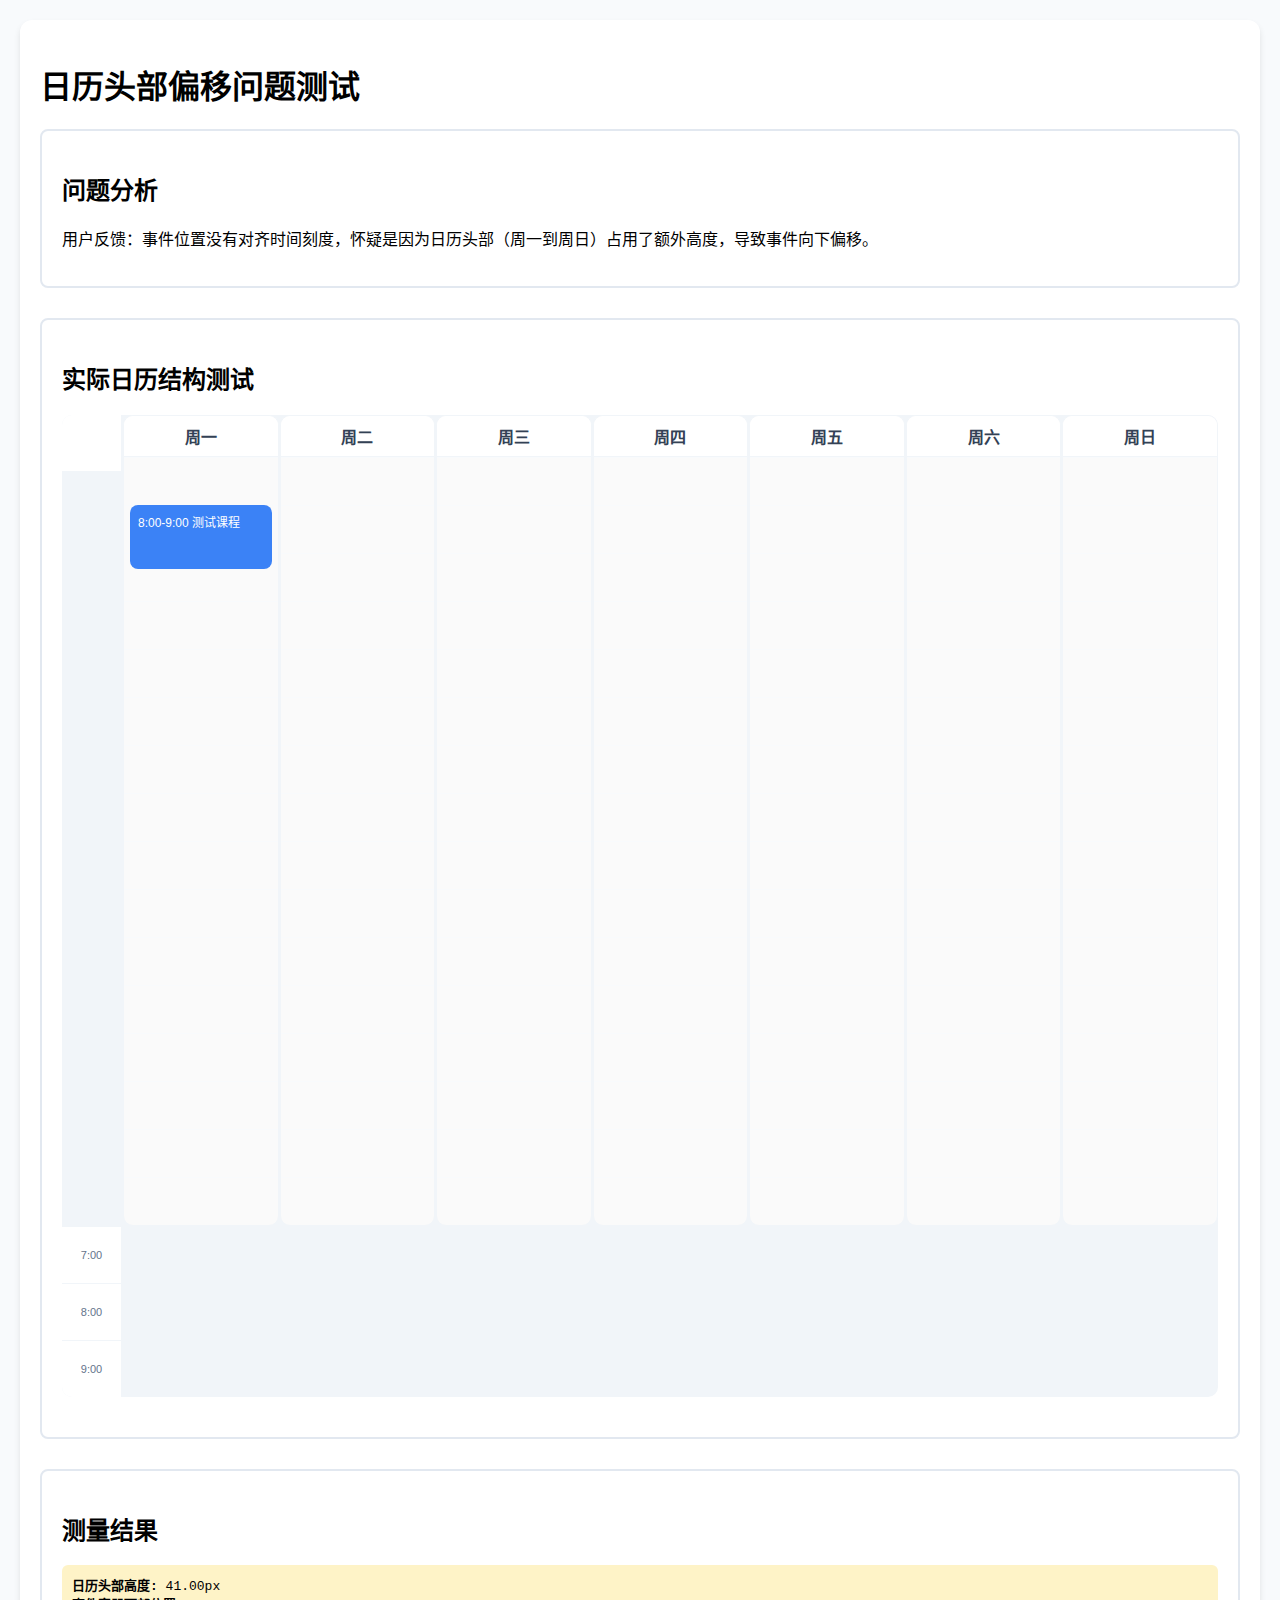
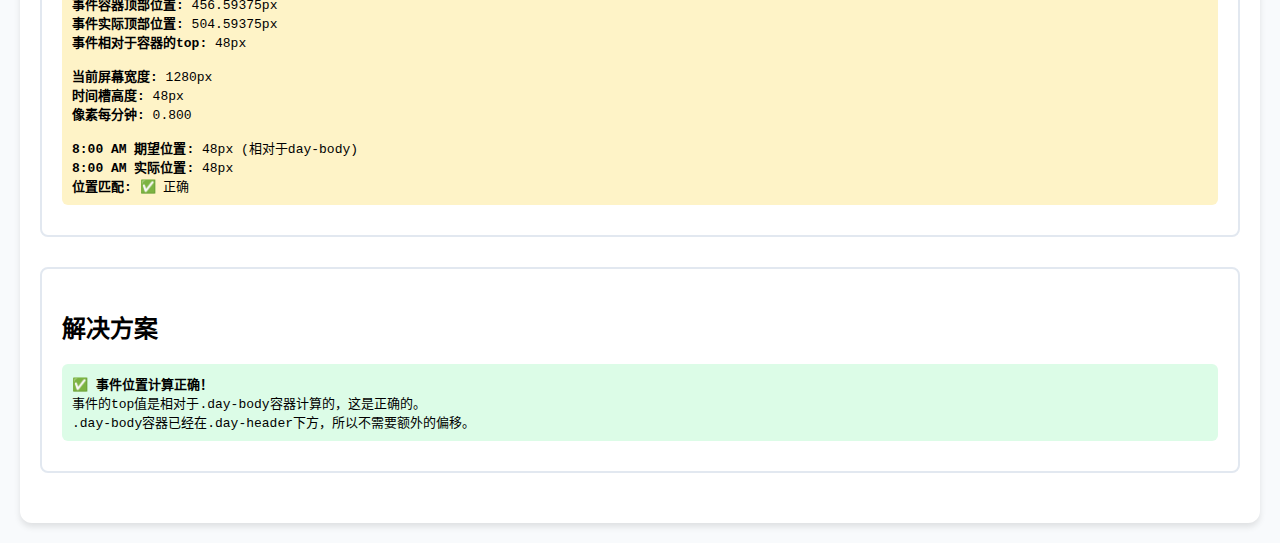
<file: header_offset_test.html>
<!DOCTYPE html>
<html lang="zh-CN">
<head>
    <meta charset="UTF-8">
    <meta name="viewport" content="width=device-width, initial-scale=1.0">
    <title>日历头部偏移测试</title>
    <style>
        body {
            margin: 0;
            padding: 20px;
            font-family: -apple-system, BlinkMacSystemFont, 'Segoe UI', Roboto, sans-serif;
            background: #f8fafc;
        }
        
        .test-container {
            max-width: 1200px;
            margin: 0 auto;
            background: white;
            border-radius: 12px;
            padding: 20px;
            box-shadow: 0 4px 6px rgba(0,0,0,0.1);
        }
        
        .test-section {
            margin-bottom: 30px;
            padding: 20px;
            border: 2px solid #e2e8f0;
            border-radius: 8px;
        }
        
        .calendar-grid {
            display: grid;
            grid-template-columns: 60px repeat(7, 1fr);
            gap: 1px;
            background: #f1f5f9;
            border-radius: 10px;
            overflow: hidden;
            margin: 20px 0;
        }
        
        .time-slot {
            background: #fff;
            padding: 4px 8px;
            font-size: 11px;
            color: #64748b;
            text-align: center;
            border-right: 1px solid #f1f5f9;
            height: 48px;
            display: flex;
            align-items: center;
            justify-content: center;
        }
        
        .day-col {
            background: #fafafa;
            border: 1px solid #f1f5f9;
            border-radius: 10px;
            overflow: hidden;
            display: flex;
            flex-direction: column;
        }
        
        .day-header {
            text-align: center;
            padding: 8px 6px;
            background: #fff;
            border-bottom: 1px solid #f1f5f9;
            font-weight: 600;
            color: #334155;
            height: auto; /* 让我们测量实际高度 */
        }
        
        .day-body {
            position: relative;
            height: 768px;
            min-height: 768px;
            background-image: linear-gradient(#f8fafc 1px, rgba(255,255,255,0) 1px);
            background-size: 100% 48px;
        }
        
        .test-event {
            position: absolute;
            left: 6px;
            right: 6px;
            background: #3b82f6;
            color: white;
            border-radius: 8px;
            padding: 8px;
            font-size: 12px;
            z-index: 10;
        }
        
        .measurement {
            background: #fef3c7;
            padding: 10px;
            margin: 10px 0;
            border-radius: 6px;
            font-family: monospace;
        }
        
        .highlight {
            background: #fee2e2;
            padding: 2px 4px;
            border-radius: 3px;
        }
        
        @media (max-width: 768px) {
            .time-slot {
                height: 40px;
            }
            .day-body {
                height: 640px;
                min-height: 640px;
                background-size: 100% 40px;
            }
        }
        
        @media (max-width: 480px) {
            .time-slot {
                height: 35px;
            }
            .day-body {
                height: 560px;
                min-height: 560px;
                background-size: 100% 35px;
            }
        }
    </style>
</head>
<body>
    <div class="test-container">
        <h1>日历头部偏移问题测试</h1>
        
        <div class="test-section">
            <h2>问题分析</h2>
            <p>用户反馈：事件位置没有对齐时间刻度，怀疑是因为日历头部（周一到周日）占用了额外高度，导致事件向下偏移。</p>
        </div>
        
        <div class="test-section">
            <h2>实际日历结构测试</h2>
            <div class="calendar-grid">
                <div class="time-slot"></div>
                <div class="day-col">
                    <div class="day-header" id="header1">周一</div>
                    <div class="day-body" id="body1">
                        <!-- 8:00 AM 测试事件 -->
                        <div class="test-event" id="event1" style="top: 48px; height: 48px;">
                            8:00-9:00 测试课程
                        </div>
                    </div>
                </div>
                <div class="day-col">
                    <div class="day-header">周二</div>
                    <div class="day-body"></div>
                </div>
                <div class="day-col">
                    <div class="day-header">周三</div>
                    <div class="day-body"></div>
                </div>
                <div class="day-col">
                    <div class="day-header">周四</div>
                    <div class="day-body"></div>
                </div>
                <div class="day-col">
                    <div class="day-header">周五</div>
                    <div class="day-body"></div>
                </div>
                <div class="day-col">
                    <div class="day-header">周六</div>
                    <div class="day-body"></div>
                </div>
                <div class="day-col">
                    <div class="day-header">周日</div>
                    <div class="day-body"></div>
                </div>
                
                <!-- 时间刻度 -->
                <div class="time-slot">7:00</div>
                <div></div><div></div><div></div><div></div><div></div><div></div><div></div>
                
                <div class="time-slot">8:00</div>
                <div></div><div></div><div></div><div></div><div></div><div></div><div></div>
                
                <div class="time-slot">9:00</div>
                <div></div><div></div><div></div><div></div><div></div><div></div><div></div>
            </div>
        </div>
        
        <div class="test-section">
            <h2>测量结果</h2>
            <div id="measurements"></div>
        </div>
        
        <div class="test-section">
            <h2>解决方案</h2>
            <div id="solution"></div>
        </div>
    </div>
    
    <script>
        function measureElements() {
            const header = document.getElementById('header1');
            const body = document.getElementById('body1');
            const event = document.getElementById('event1');
            
            const headerRect = header.getBoundingClientRect();
            const bodyRect = body.getBoundingClientRect();
            const eventRect = event.getBoundingClientRect();
            
            const measurements = document.getElementById('measurements');
            
            // 计算当前屏幕的时间槽高度
            const timeSlotHeight = window.innerWidth <= 480 ? 35 : 
                                 window.innerWidth <= 768 ? 40 : 48;
            
            const pixelPerMin = timeSlotHeight / 60;
            
            // 8:00 AM = 480分钟，BASE_START_MIN = 420分钟
            const expectedTop = (480 - 420) * pixelPerMin; // 应该是 60 * pixelPerMin
            
            measurements.innerHTML = `
                <div class="measurement">
                    <strong>日历头部高度:</strong> ${headerRect.height.toFixed(2)}px<br>
                    <strong>事件容器顶部位置:</strong> ${bodyRect.top}px<br>
                    <strong>事件实际顶部位置:</strong> ${eventRect.top}px<br>
                    <strong>事件相对于容器的top:</strong> ${event.style.top}<br>
                    <br>
                    <strong>当前屏幕宽度:</strong> ${window.innerWidth}px<br>
                    <strong>时间槽高度:</strong> ${timeSlotHeight}px<br>
                    <strong>像素每分钟:</strong> ${pixelPerMin.toFixed(3)}<br>
                    <br>
                    <strong>8:00 AM 期望位置:</strong> ${expectedTop}px (相对于day-body)<br>
                    <strong>8:00 AM 实际位置:</strong> ${event.style.top}<br>
                    <strong class="${expectedTop == parseInt(event.style.top) ? '' : 'highlight'}">位置匹配:</strong> ${expectedTop == parseInt(event.style.top) ? '✅ 正确' : '❌ 不匹配'}
                </div>
            `;
            
            // 分析解决方案
            const solution = document.getElementById('solution');
            if (expectedTop == parseInt(event.style.top)) {
                solution.innerHTML = `
                    <div class="measurement" style="background: #dcfce7;">
                        ✅ <strong>事件位置计算正确！</strong><br>
                        事件的top值是相对于.day-body容器计算的，这是正确的。<br>
                        .day-body容器已经在.day-header下方，所以不需要额外的偏移。
                    </div>
                `;
            } else {
                solution.innerHTML = `
                    <div class="measurement" style="background: #fee2e2;">
                        ❌ <strong>发现位置偏移问题！</strong><br>
                        需要检查CSS布局或JavaScript计算逻辑。<br>
                        <br>
                        可能的解决方案：<br>
                        1. 检查.day-body的position和top属性<br>
                        2. 确认事件定位的参考容器<br>
                        3. 验证时间刻度背景图的对齐
                    </div>
                `;
            }
        }
        
        // 页面加载后测量
        window.addEventListener('load', measureElements);
        
        // 窗口大小改变时重新测量
        window.addEventListener('resize', measureElements);
        
        // 添加实时调试信息
        setInterval(() => {
            const debugInfo = document.getElementById('debug-info');
            if (!debugInfo) {
                const div = document.createElement('div');
                div.id = 'debug-info';
                div.style.cssText = 'position: fixed; top: 10px; right: 10px; background: rgba(0,0,0,0.8); color: white; padding: 10px; border-radius: 6px; font-family: monospace; font-size: 12px; z-index: 1000;';
                document.body.appendChild(div);
            }
            
            const timeSlotHeight = window.innerWidth <= 480 ? 35 : 
                                 window.innerWidth <= 768 ? 40 : 48;
            
            document.getElementById('debug-info').innerHTML = `
                屏幕: ${window.innerWidth}x${window.innerHeight}<br>
                时间槽: ${timeSlotHeight}px<br>
                像素/分钟: ${(timeSlotHeight/60).toFixed(3)}
            `;
        }, 1000);
    </script>
</body>
</html>
</file>
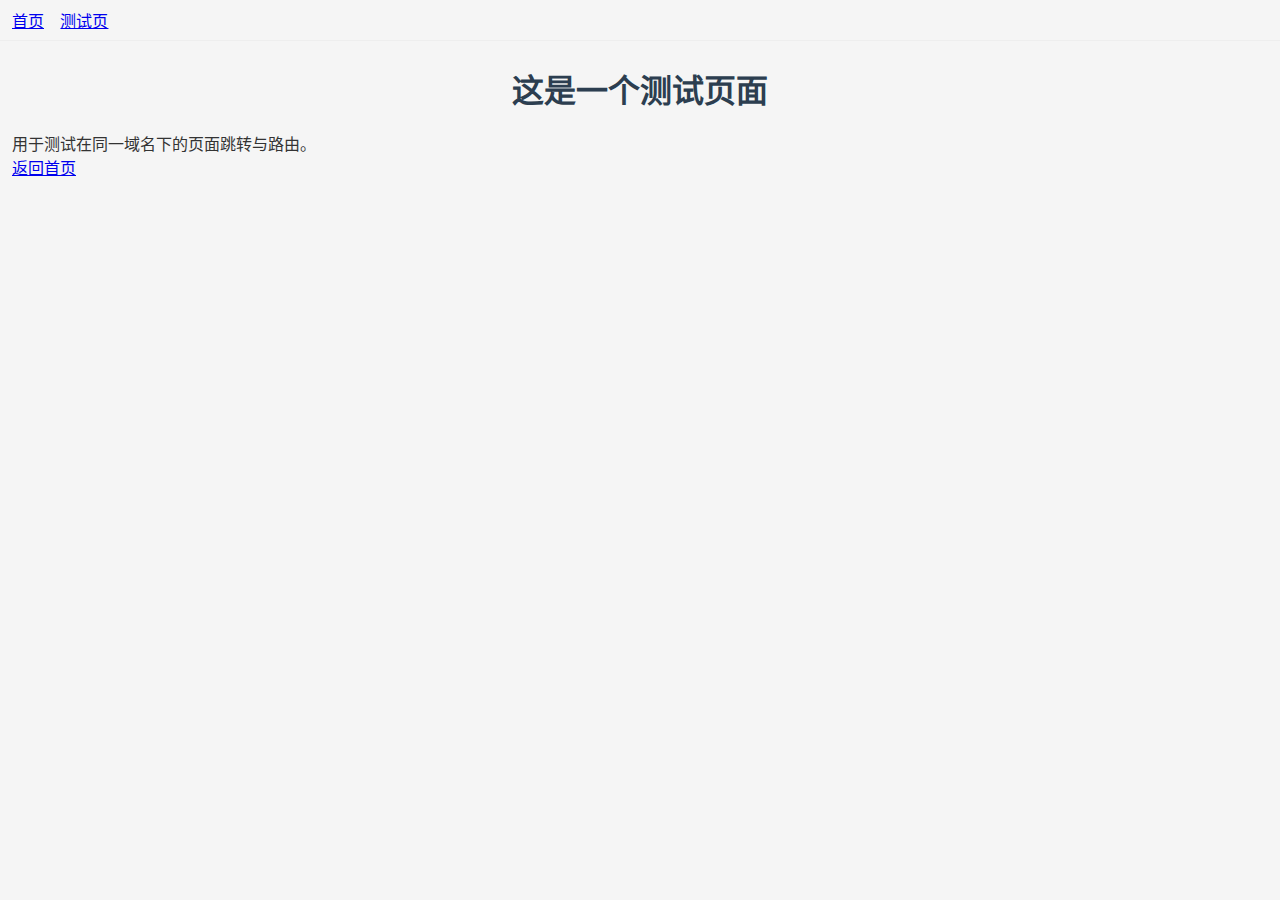
<file: test.html>
<!doctype html>
<html lang="zh-CN">
<head>
  <meta charset="utf-8" />
  <meta name="viewport" content="width=device-width, initial-scale=1" />
  <title>测试页</title>
  <link rel="stylesheet" href="./src/styles/base.css" />
  <link rel="stylesheet" href="./src/styles/layout.css" />
</head>
<body>
  <nav style="padding:8px 12px; border-bottom:1px solid #eee; margin-bottom:12px;">
    <a href="/" style="margin-right:12px;">首页</a>
    <a href="/test.html">测试页</a>
  </nav>

  <main style="padding: 12px;">
    <h1>这是一个测试页面</h1>
    <p>用于测试在同一域名下的页面跳转与路由。</p>
    <p><a href="/">返回首页</a></p>
  </main>
</body>
</html>
</file>
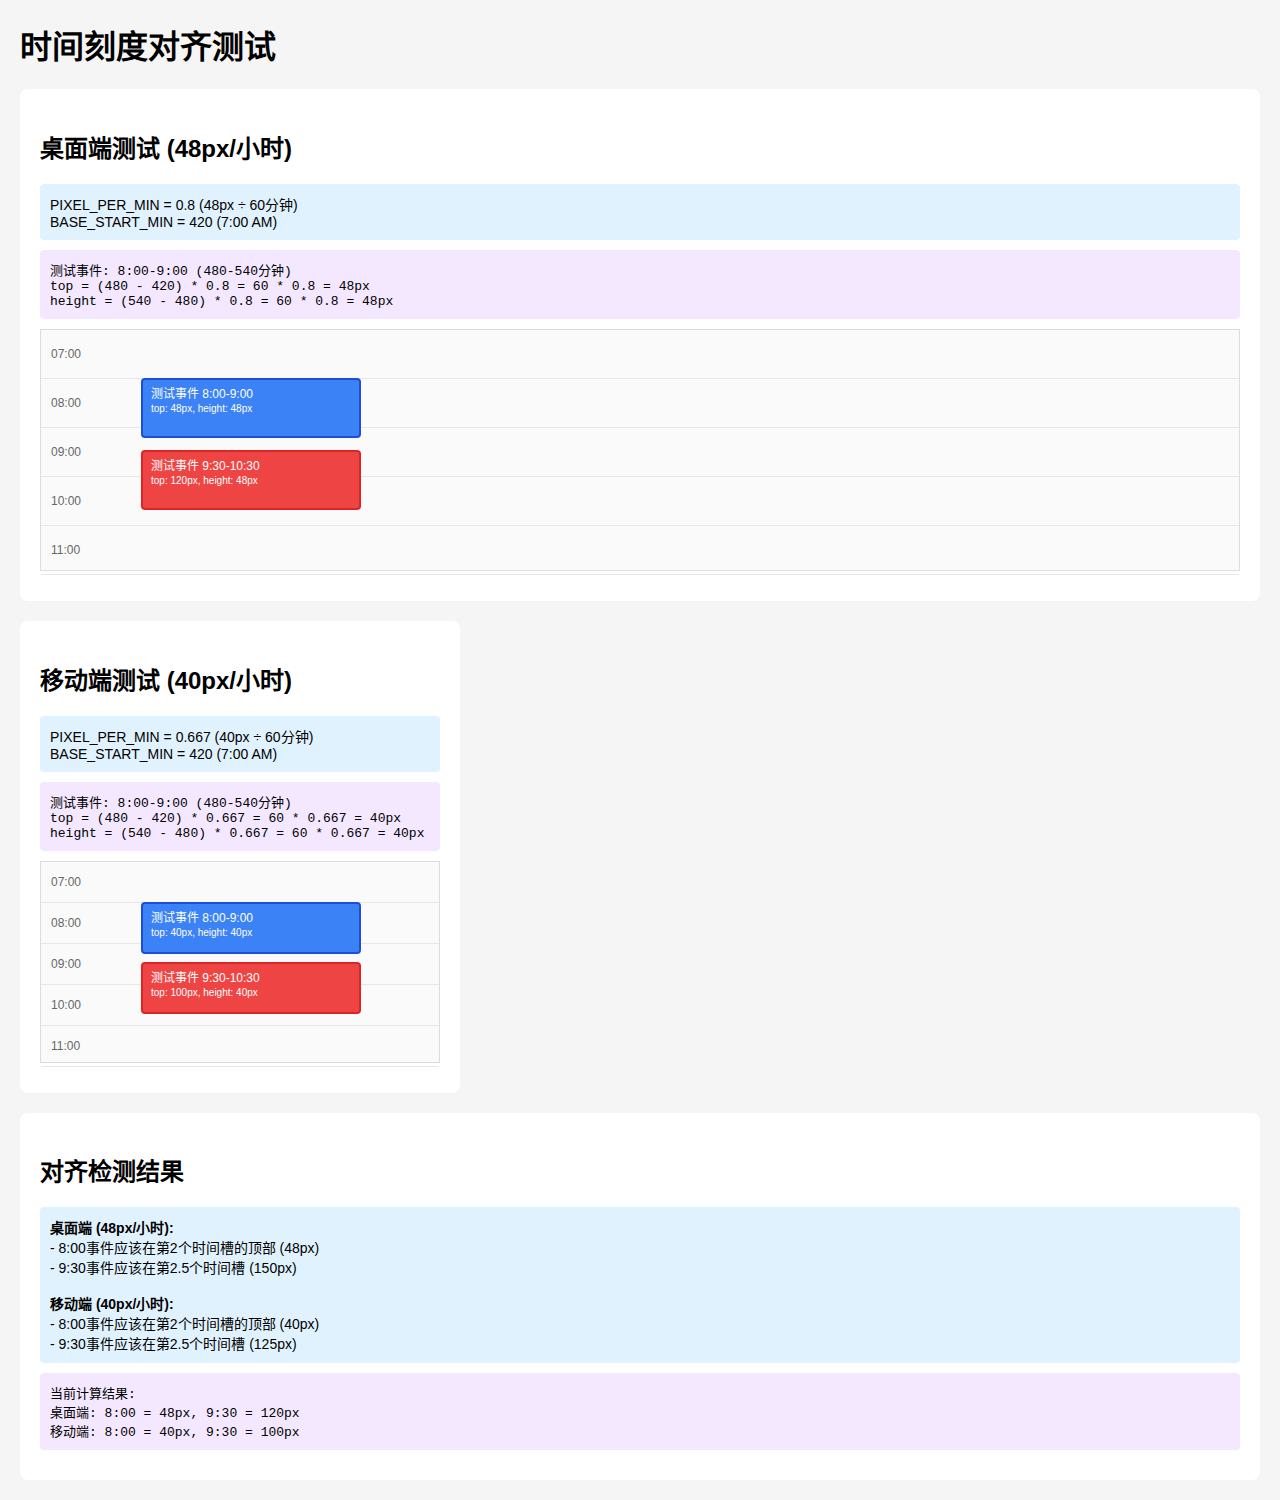
<file: test_time_alignment.html>
<!DOCTYPE html>
<html lang="zh-CN">
<head>
    <meta charset="UTF-8">
    <meta name="viewport" content="width=device-width, initial-scale=1.0">
    <title>时间刻度对齐测试</title>
    <style>
        body {
            font-family: Arial, sans-serif;
            margin: 20px;
            background: #f5f5f5;
        }
        .test-container {
            background: white;
            padding: 20px;
            border-radius: 8px;
            margin-bottom: 20px;
        }
        .time-grid {
            position: relative;
            border: 1px solid #ddd;
            background: #fafafa;
            margin: 10px 0;
        }
        .time-slot {
            height: 48px;
            border-bottom: 1px solid #e5e7eb;
            display: flex;
            align-items: center;
            padding-left: 10px;
            font-size: 12px;
            color: #666;
        }
        .event-test {
            position: absolute;
            background: #3b82f6;
            color: white;
            padding: 4px 8px;
            border-radius: 4px;
            font-size: 12px;
            left: 100px;
            width: 200px;
            border: 2px solid #1d4ed8;
        }
        .mobile-test {
            max-width: 400px;
        }
        .mobile-test .time-slot {
            height: 40px;
        }
        .info {
            background: #e0f2fe;
            padding: 10px;
            border-radius: 4px;
            margin: 10px 0;
            font-size: 14px;
        }
        .calculation {
            background: #f3e8ff;
            padding: 10px;
            border-radius: 4px;
            margin: 10px 0;
            font-family: monospace;
        }
    </style>
</head>
<body>
    <h1>时间刻度对齐测试</h1>
    
    <div class="test-container">
        <h2>桌面端测试 (48px/小时)</h2>
        <div class="info">
            PIXEL_PER_MIN = 0.8 (48px ÷ 60分钟)<br>
            BASE_START_MIN = 420 (7:00 AM)
        </div>
        <div class="calculation">
            测试事件: 8:00-9:00 (480-540分钟)<br>
            top = (480 - 420) * 0.8 = 60 * 0.8 = 48px<br>
            height = (540 - 480) * 0.8 = 60 * 0.8 = 48px
        </div>
        <div class="time-grid" id="desktopGrid">
            <!-- 时间槽将通过JavaScript生成 -->
        </div>
    </div>
    
    <div class="test-container mobile-test">
        <h2>移动端测试 (40px/小时)</h2>
        <div class="info">
            PIXEL_PER_MIN = 0.667 (40px ÷ 60分钟)<br>
            BASE_START_MIN = 420 (7:00 AM)
        </div>
        <div class="calculation">
            测试事件: 8:00-9:00 (480-540分钟)<br>
            top = (480 - 420) * 0.667 = 60 * 0.667 = 40px<br>
            height = (540 - 480) * 0.667 = 60 * 0.667 = 40px
        </div>
        <div class="time-grid" id="mobileGrid">
            <!-- 时间槽将通过JavaScript生成 -->
        </div>
    </div>
    
    <script>
        const BASE_START_MIN = 7 * 60; // 7:00
        const END_MIN = 12 * 60; // 12:00 (只显示5小时用于测试)
        
        function pad(n) { return n < 10 ? '0' + n : '' + n; }
        function fmtHM(minutesOfDay) { 
            const h = Math.floor(minutesOfDay / 60); 
            const m = minutesOfDay % 60; 
            return `${pad(h)}:${pad(m)}`; 
        }
        
        function createTimeGrid(containerId, pixelPerMin, slotHeight) {
            const container = document.getElementById(containerId);
            container.innerHTML = '';
            
            // 创建时间槽
            for (let min = BASE_START_MIN; min < END_MIN; min += 60) {
                const slot = document.createElement('div');
                slot.className = 'time-slot';
                slot.textContent = fmtHM(min);
                slot.style.height = slotHeight + 'px';
                container.appendChild(slot);
            }
            
            // 设置容器高度
            const totalHours = (END_MIN - BASE_START_MIN) / 60;
            container.style.height = (totalHours * slotHeight) + 'px';
            
            // 添加测试事件 8:00-9:00
            const testEvent = document.createElement('div');
            testEvent.className = 'event-test';
            testEvent.textContent = '测试事件 8:00-9:00';
            
            const startMin = 8 * 60; // 8:00
            const endMin = 9 * 60;   // 9:00
            const top = (startMin - BASE_START_MIN) * pixelPerMin;
            const height = (endMin - startMin) * pixelPerMin;
            
            testEvent.style.top = top + 'px';
            testEvent.style.height = height + 'px';
            
            // 添加计算信息到事件中
            testEvent.innerHTML = `
                测试事件 8:00-9:00<br>
                <small>top: ${top}px, height: ${height}px</small>
            `;
            
            container.style.position = 'relative';
            container.appendChild(testEvent);
            
            // 添加另一个测试事件 9:30-10:30
            const testEvent2 = document.createElement('div');
            testEvent2.className = 'event-test';
            testEvent2.style.background = '#ef4444';
            testEvent2.style.borderColor = '#dc2626';
            
            const startMin2 = 9.5 * 60; // 9:30
            const endMin2 = 10.5 * 60;  // 10:30
            const top2 = (startMin2 - BASE_START_MIN) * pixelPerMin;
            const height2 = (endMin2 - startMin2) * pixelPerMin;
            
            testEvent2.style.top = top2 + 'px';
            testEvent2.style.height = height2 + 'px';
            testEvent2.innerHTML = `
                测试事件 9:30-10:30<br>
                <small>top: ${top2}px, height: ${height2}px</small>
            `;
            
            container.appendChild(testEvent2);
        }
        
        // 创建桌面端测试
        createTimeGrid('desktopGrid', 0.8, 48);
        
        // 创建移动端测试
        createTimeGrid('mobileGrid', 40/60, 40);
        
        // 添加实时检测
        function checkAlignment() {
            const results = document.createElement('div');
            results.className = 'test-container';
            results.innerHTML = `
                <h2>对齐检测结果</h2>
                <div class="info">
                    <strong>桌面端 (48px/小时):</strong><br>
                    - 8:00事件应该在第2个时间槽的顶部 (48px)<br>
                    - 9:30事件应该在第2.5个时间槽 (150px)<br><br>
                    <strong>移动端 (40px/小时):</strong><br>
                    - 8:00事件应该在第2个时间槽的顶部 (40px)<br>
                    - 9:30事件应该在第2.5个时间槽 (125px)<br>
                </div>
                <div class="calculation">
                    当前计算结果:<br>
                    桌面端: 8:00 = ${(8*60 - BASE_START_MIN) * 0.8}px, 9:30 = ${(9.5*60 - BASE_START_MIN) * 0.8}px<br>
                    移动端: 8:00 = ${(8*60 - BASE_START_MIN) * (40/60)}px, 9:30 = ${(9.5*60 - BASE_START_MIN) * (40/60)}px
                </div>
            `;
            document.body.appendChild(results);
        }
        
        checkAlignment();
    </script>
</body>
</html>
</file>
<file: apps/calendar_legacy/src/styles/layout.css>
/* Layout Styles Module
   Purpose: Page-level layout containers and top actions.
   Scope: Container, header sections, and general split layout. */
.container {
    max-width: 1100px;
    margin: 40px auto;
    padding: 20px;
    background-color: white;
    border-radius: 12px;
    box-shadow: 0 2px 18px rgba(0, 0, 0, 0.08);
}

.top-actions {
    display: flex;
    justify-content: space-between;
    align-items: center;
    gap: 12px;
    margin-bottom: 14px;
}

.top-actions button {
    padding: 8px 14px;
    border: 1px solid #e2e8f0;
    border-radius: 8px;
    background: #fff;
    color: #334155;
    cursor: pointer;
    transition: all .2s ease;
}

.top-actions button:hover {
    background: #f1f5f9;
}

.calendar-section {
    margin-bottom: 24px;
}

.calendar-header {
    font-weight: 600;
    color: #0f172a;
    margin-bottom: 10px;
}

.split {
    display: grid;
    grid-template-columns: 1fr;
    gap: 20px;
}
</file>
<file: apps/calendar_legacy/src/styles/calendar.css>
/* Calendar Styles Module
   Purpose: Weekly calendar grid, time column, day columns, events, and current-time line.
   Scope: .calendar-grid and related elements. Follows BEM-like grouping: 
   - Block: calendar-grid, day-col, event
   - Elements: day-header, day-body, time-col, time-slot
   - Modifiers: .today, .course, .focus */
.calendar-grid {
    display: grid;
    grid-template-columns: 80px repeat(7, 1fr);
    gap: 8px;
}

.time-col {
    border-right: 1px dashed #e2e8f0;
    padding-right: 6px;
    position: relative;
    /* margin-top将通过JavaScript动态设置以对齐.day-header底部 */
}

.time-slot {
    height: 48px; /* 1小时 = 48px -> 1分钟 = 0.8px */
    font-size: 12px;
    color: #94a3b8;
    position: relative;
}

.time-slot::after {
    content: "";
    position: absolute;
    right: -6px;
    left: 0;
    bottom: 0;
    height: 1px;
    background: #f1f5f9;
}

/* 23:00 底部标签，不占用额外分隔线高度 */
.time-end {
    position: absolute;
    bottom: 0;
    left: 0;
    font-size: 12px;
    color: #94a3b8;
}

.day-col {
    background: #fafafa;
    border: 1px solid #f1f5f9;
    border-radius: 10px;
    overflow: hidden;
    display: flex;
    flex-direction: column;
}

.day-header {
    text-align: center;
    padding: 8px 6px;
    background: #fff;
    border-bottom: 1px solid #f1f5f9;
    font-weight: 600;
    color: #334155;
}

.day-col.today .day-header {
    background: #e6f4ff;
    color: #1d4ed8;
}

.day-body {
    position: relative;
    height: 768px; /* 16小时可视范围（7:00-23:00）: 48px * 16 = 768px */
    min-height: 768px;
    background-image: linear-gradient(#f8fafc 1px, rgba(255,255,255,0) 1px);
    background-size: 100% 48px;
}

.event {
    position: absolute;
    left: 6px;
    right: 6px;
    border-radius: 8px;
    padding: 8px;
    font-size: 12px;
    line-height: 1.2;
    overflow: hidden;
}

.event .title { font-weight: 700; display: block; margin-bottom: 4px; }
.event .meta { color: #475569; font-size: 11px; }

.event.course {
    background: #eef6ff;
    border: 1px solid #bfdbfe;
    color: #1e40af;
}

.day-col.today .event.course { box-shadow: 0 0 0 2px rgba(29,78,216,0.15) inset; }

.event.focus {
    background: #ecfdf5;
    border: 1px solid #a7f3d0;
    color: #065f46;
}

.now-line {
    position: absolute;
    left: 0;
    right: 0;
    height: 2px;
    background: #ef4444;
    box-shadow: 0 0 0 1px rgba(239,68,68,0.25);
}
</file>
<file: apps/calendar_legacy/src/styles/todo.css>
/* Todo Styles Module
   Purpose: Styles for the todo list component.
   Scope: .todo-section, inputs, list items, action buttons. */
.todo-section h2 { margin-bottom: 10px; }

.todo-input {
    display: flex;
    gap: 10px;
    margin-bottom: 12px;
}

#taskInput {
    flex: 1;
    padding: 10px;
    border: 1px solid #e2e8f0;
    border-radius: 8px;
    font-size: 16px;
}

#addTask {
    padding: 10px 16px;
    background-color: #2563eb;
    color: white;
    border: none;
    border-radius: 8px;
    cursor: pointer;
    transition: background-color 0.2s;
}

#addTask:hover { background-color: #1d4ed8; }

.task-list { list-style: none; }

.task-item {
    display: flex;
    align-items: center;
    padding: 10px;
    background-color: #f8fafc;
    border-radius: 8px;
    margin-bottom: 8px;
    border: 1px solid #e2e8f0;
}

.task-item.completed {
    background-color: #ecfdf5;
    text-decoration: line-through;
    color: #64748b;
}

.task-item.legacy {
    background-color: #fef3c7;
    border-left: 3px solid #f59e0b;
}

.task-item.legacy .task-text {
    color: #92400e;
    font-weight: 500;
}

.task-checkbox { margin-right: 10px; cursor: pointer; }
.task-text { flex: 1; }

.delete-btn, .focus-btn {
    padding: 6px 10px;
    border: none;
    border-radius: 6px;
    cursor: pointer;
    margin-left: 8px;
}

.delete-btn { background-color: #ef4444; color: #fff; }
.delete-btn:hover { background-color: #dc2626; }

.focus-btn { background-color: #10b981; color: #fff; }
.focus-btn:hover { background-color: #059669; }
</file>
<file: apps/calendar_legacy/src/styles/modals.css>
/* Modals Styles Module
   Purpose: Generic modal overlay and modal content styling.
   Scope: .modal overlay, .modal-content, header/body/actions, and helpers. */
.modal {
    position: fixed;
    inset: 0;
    background: rgba(0,0,0,0.35);
    display: flex; /* 始终占位，使用可见性+透明度控制动画 */
    align-items: center;
    justify-content: center;
    z-index: 50;
    opacity: 0;
    visibility: hidden;
    pointer-events: none;
    transition: opacity 0.24s ease; /* ≤300ms */
}
.modal[aria-hidden="false"] {
    opacity: 1;
    visibility: visible;
    pointer-events: auto;
}

.modal-content {
    width: 420px;
    background: #fff;
    border-radius: 12px;
    box-shadow: 0 10px 30px rgba(0,0,0,0.15);
    overflow: hidden;
    transform: translateY(-6px);
    transition: transform 0.24s ease; /* ≤300ms */
}
.modal[aria-hidden="false"] .modal-content { transform: translateY(0); }

.modal-wide { width: 80vw; max-width: 1000px; }

.modal-header {
    display: flex;
    align-items: center;
    justify-content: space-between;
    padding: 12px 16px;
    border-bottom: 1px solid #f1f5f9;
}

.modal-body { padding: 16px; }
.modal-body label { display: block; font-size: 14px; color: #334155; margin-bottom: 10px; }
.modal-body input, .modal-body select {
    width: 100%;
    margin-top: 6px;
    padding: 8px 10px;
    border: 1px solid #e2e8f0;
    border-radius: 8px;
}

.modal-actions { text-align: right; margin-top: 8px; }
.modal-actions button { padding: 8px 14px; border-radius: 8px; border: none; background: #2563eb; color: #fff; }

.close-modal { background: transparent; border: none; font-size: 20px; cursor: pointer; color: #64748b; }
.close-modal:hover { color: #0f172a; }

.hint { font-size: 12px; color: #64748b; margin-top: 8px; }
</file>
<file: apps/calendar_legacy/src/styles/timer.css>
/* Timer Styles Module
   Purpose: Focus timer overlay and control panel.
   Scope: .timer-overlay, panel, header/body, numbers, actions, and button variants. */
.timer-overlay {
    position: fixed;
    inset: 0;
    background: rgba(15,23,42,0.55);
    display: none;
    align-items: center;
    justify-content: center;
    z-index: 60;
}
.timer-overlay[aria-hidden="false"] { display: flex; }

.timer-panel {
    width: 520px;
    background: #0b1220;
    color: #e2e8f0;
    border-radius: 16px;
    box-shadow: 0 20px 60px rgba(0,0,0,0.4);
    overflow: hidden;
}

.timer-header {
    display: flex;
    align-items: center;
    justify-content: space-between;
    padding: 12px 16px;
    background: #0f172a;
}

.timer-body { padding: 18px; }
.timer-mode label { margin-right: 12px; cursor: pointer; }

.countdown-setup { font-size: 42px; text-align: center; margin: 8px 0 10px; color: #e2e8f0; }
.time-number { display: inline-block; min-width: 88px; padding: 4px 8px; border-radius: 8px; background: #111827; outline: none; }
.time-suffix { margin-left: 6px; font-size: 16px; color: #94a3b8; }

.running-time { text-align: center; font-size: 48px; font-weight: 700; margin: 14px 0; letter-spacing: 1px; }

.timer-actions { display: flex; gap: 8px; justify-content: center; }
.timer-actions button { padding: 10px 14px; border-radius: 10px; border: none; cursor: pointer; }
#startTimer { background: #22c55e; color: #052e16; }
#pauseTimer { background: #fde68a; color: #78350f; }
#resetTimer { background: #c7d2fe; color: #1e1b4b; }
#finishTimer { background: #93c5fd; color: #082f49; }
#stopTimer { background: #fecaca; color: #7f1d1d; }
</file>
<file: apps/calendar_legacy/src/styles/responsive.css>
/* Responsive Styles Module
   Purpose: Breakpoints and responsive adjustments across modules.
   Scope: Tablet and mobile overrides for calendar, layout, modals, timer, todo. */
/* 平板适配 */
@media (max-width: 960px) {
    .calendar-grid { grid-template-columns: 60px repeat(7, 1fr); }
    .container { margin: 20px auto; padding: 14px; }
}

/* 手机端适配 */
@media (max-width: 768px) {
    .container {
        margin: 10px;
        padding: 12px;
        border-radius: 8px;
    }
    
    h1 {
        font-size: 20px;
        margin-bottom: 15px;
    }
    
    .top-actions {
        flex-wrap: wrap;
        gap: 8px;
        margin-bottom: 12px;
    }
    
    .top-actions button {
        padding: 6px 10px;
        font-size: 12px;
        flex: 1;
        min-width: 80px;
    }
    
    .calendar-grid {
        grid-template-columns: 50px repeat(7, 1fr);
        gap: 4px;
    }
    
    .time-slot {
        height: 40px;
        font-size: 10px;
    }
    .time-end { font-size: 10px; }
    .day-body {
        height: 640px;
        min-height: 640px;
        background-size: 100% 40px;
    }
    
    .day-header {
        padding: 6px 2px;
        font-size: 11px;
        font-weight: 500;
    }
    
    .time-col {
        /* margin-top将通过JavaScript动态设置 */
    }
    
    .event {
        left: 2px;
        right: 2px;
        padding: 4px;
        font-size: 10px;
        border-radius: 4px;
    }
    
    .event .title {
        font-size: 10px;
        font-weight: 600;
        margin-bottom: 2px;
        line-height: 1.1;
        overflow: hidden;
        text-overflow: ellipsis;
        white-space: nowrap;
    }
    
    .event .meta {
        font-size: 9px;
        line-height: 1;
    }
    
    .split {
        grid-template-columns: 1fr;
        gap: 15px;
    }
    
    .todo-section h2 {
        font-size: 16px;
        margin-bottom: 8px;
    }
    
    .todo-input {
        flex-direction: column;
        gap: 8px;
    }
    
    #taskInput {
        padding: 8px;
        font-size: 14px;
    }
    
    #addTask {
        padding: 8px 12px;
        font-size: 14px;
    }
    
    .task-item {
        padding: 8px;
        font-size: 14px;
    }
    
    .delete-btn, .focus-btn {
        padding: 4px 8px;
        font-size: 12px;
        margin-left: 4px;
    }
    
    .modal-content {
        width: 95vw;
        margin: 10px;
    }
    
    .modal-wide {
        width: 95vw;
        height: 90vh;
    }
    
    .timer-panel {
        width: 95vw;
        margin: 10px;
    }
    
    .countdown-setup {
        font-size: 28px;
    }
    
    .running-time {
        font-size: 32px;
    }
    
    .timer-actions {
        flex-wrap: wrap;
        gap: 6px;
    }
    
    .timer-actions button {
        flex: 1;
        min-width: 80px;
        padding: 8px 10px;
        font-size: 12px;
    }
}

/* 小屏手机适配 */
@media (max-width: 480px) {
    .container {
        margin: 5px;
        padding: 8px;
    }
    
    .calendar-grid {
        grid-template-columns: 40px repeat(7, 1fr);
        gap: 2px;
    }
    
    .time-slot {
        height: 35px;
        font-size: 9px;
    }
    .time-end { font-size: 9px; }
    .day-body {
        height: 560px; /* 35px * 16 = 560px */
        min-height: 560px;
        background-size: 100% 35px;
    }
    
    .day-header {
        padding: 4px 1px;
        font-size: 10px;
    }
    
    .time-col {
        /* margin-top将通过JavaScript动态设置 */
    }
    
    .event {
        left: 1px;
        right: 1px;
        padding: 2px;
        font-size: 9px;
    }
    
    .event .title {
        font-size: 9px;
        margin-bottom: 1px;
    }
    
    .event .meta {
        font-size: 8px;
    }
    
    .top-actions button {
        padding: 4px 6px;
        font-size: 11px;
    }
}
</file>
<file: styles.css>
* {
    margin: 0;
    padding: 0;
    box-sizing: border-box;
}

body {
    font-family: 'Microsoft YaHei', sans-serif;
    background-color: #f5f5f5;
    color: #333;
}

.container {
    max-width: 1100px;
    margin: 40px auto;
    padding: 20px;
    background-color: white;
    border-radius: 12px;
    box-shadow: 0 2px 18px rgba(0, 0, 0, 0.08);
}

h1 {
    text-align: center;
    color: #2c3e50;
    margin-bottom: 20px;
}

.top-actions {
    display: flex;
    justify-content: space-between;
    align-items: center;
    gap: 12px;
    margin-bottom: 14px;
}

.top-actions button {
    padding: 8px 14px;
    border: 1px solid #e2e8f0;
    border-radius: 8px;
    background: #fff;
    color: #334155;
    cursor: pointer;
    transition: all .2s ease;
}

.top-actions button:hover {
    background: #f1f5f9;
}

.calendar-section {
    margin-bottom: 24px;
}

.calendar-header {
    font-weight: 600;
    color: #0f172a;
    margin-bottom: 10px;
}

.calendar-grid {
    display: grid;
    grid-template-columns: 80px repeat(7, 1fr);
    gap: 8px;
}

.time-col {
    border-right: 1px dashed #e2e8f0;
    padding-right: 6px;
}

.time-slot {
    height: 48px; /* 1小时 = 48px -> 1分钟 = 0.8px */
    font-size: 12px;
    color: #94a3b8;
    position: relative;
}

.time-slot::after {
    content: "";
    position: absolute;
    right: -6px;
    left: 0;
    bottom: 0;
    height: 1px;
    background: #f1f5f9;
}

.day-col {
    background: #fafafa;
    border: 1px solid #f1f5f9;
    border-radius: 10px;
    overflow: hidden;
    display: flex;
    flex-direction: column;
}

.day-header {
    text-align: center;
    padding: 8px 6px;
    background: #fff;
    border-bottom: 1px solid #f1f5f9;
    font-weight: 600;
    color: #334155;
}

.day-col.today .day-header {
    background: #e6f4ff;
    color: #1d4ed8;
}

.day-body {
    position: relative;
    height: 48px * 16; /* 16小时可视范围（7:00-23:00）*/
    min-height: 768px; /* 48*16 fallback */
    background-image: linear-gradient(#f8fafc 1px, rgba(255,255,255,0) 1px);
    background-size: 100% 48px;
}

.event {
    position: absolute;
    left: 6px;
    right: 6px;
    border-radius: 8px;
    padding: 8px;
    font-size: 12px;
    line-height: 1.2;
    overflow: hidden;
}

.event .title { font-weight: 700; display: block; margin-bottom: 4px; }
.event .meta { color: #475569; font-size: 11px; }

.event.course {
    background: #eef6ff;
    border: 1px solid #bfdbfe;
    color: #1e40af;
}

.day-col.today .event.course { box-shadow: 0 0 0 2px rgba(29,78,216,0.15) inset; }

.event.focus {
    background: #ecfdf5;
    border: 1px solid #a7f3d0;
    color: #065f46;
}

.now-line {
    position: absolute;
    left: 0;
    right: 0;
    height: 2px;
    background: #ef4444;
    box-shadow: 0 0 0 1px rgba(239,68,68,0.25);
}

.split {
    display: grid;
    grid-template-columns: 1fr;
    gap: 20px;
}

.todo-section h2 { margin-bottom: 10px; }

/* 保留并微调既有待办样式 */
.todo-input {
    display: flex;
    gap: 10px;
    margin-bottom: 12px;
}

#taskInput {
    flex: 1;
    padding: 10px;
    border: 1px solid #e2e8f0;
    border-radius: 8px;
    font-size: 16px;
}

#addTask {
    padding: 10px 16px;
    background-color: #2563eb;
    color: white;
    border: none;
    border-radius: 8px;
    cursor: pointer;
    transition: background-color 0.2s;
}

#addTask:hover { background-color: #1d4ed8; }

.task-list { list-style: none; }

.task-item {
    display: flex;
    align-items: center;
    padding: 10px;
    background-color: #f8fafc;
    border-radius: 8px;
    margin-bottom: 8px;
    border: 1px solid #e2e8f0;
}

.task-item.completed {
    background-color: #ecfdf5;
    text-decoration: line-through;
    color: #64748b;
}

.task-checkbox { margin-right: 10px; cursor: pointer; }
.task-text { flex: 1; }

.delete-btn, .focus-btn {
    padding: 6px 10px;
    border: none;
    border-radius: 6px;
    cursor: pointer;
    margin-left: 8px;
}

.delete-btn { background-color: #ef4444; color: #fff; }
.delete-btn:hover { background-color: #dc2626; }

.focus-btn { background-color: #10b981; color: #fff; }
.focus-btn:hover { background-color: #059669; }

/* 弹窗样式 */
.modal {
    position: fixed;
    inset: 0;
    background: rgba(0,0,0,0.35);
    display: none;
    align-items: center;
    justify-content: center;
    z-index: 50;
}
.modal[aria-hidden="false"] { display: flex; }

.modal-content {
    width: 420px;
    background: #fff;
    border-radius: 12px;
    box-shadow: 0 10px 30px rgba(0,0,0,0.15);
    overflow: hidden;
}
.modal-wide { width: 80vw; max-width: 1000px; }

.modal-header {
    display: flex;
    align-items: center;
    justify-content: space-between;
    padding: 12px 16px;
    border-bottom: 1px solid #f1f5f9;
}

.modal-body { padding: 16px; }
.modal-body label { display: block; font-size: 14px; color: #334155; margin-bottom: 10px; }
.modal-body input, .modal-body select {
    width: 100%;
    margin-top: 6px;
    padding: 8px 10px;
    border: 1px solid #e2e8f0;
    border-radius: 8px;
}

.modal-actions { text-align: right; margin-top: 8px; }
.modal-actions button { padding: 8px 14px; border-radius: 8px; border: none; background: #2563eb; color: #fff; }

.close-modal { background: transparent; border: none; font-size: 20px; cursor: pointer; color: #64748b; }
.close-modal:hover { color: #0f172a; }

.pdf-embed { width: 100%; height: 70vh; border: none; }
.hint { font-size: 12px; color: #64748b; margin-top: 8px; }

/* 计时器覆盖层 */
.timer-overlay {
    position: fixed;
    inset: 0;
    background: rgba(15,23,42,0.55);
    display: none;
    align-items: center;
    justify-content: center;
    z-index: 60;
}
.timer-overlay[aria-hidden="false"] { display: flex; }

.timer-panel {
    width: 520px;
    background: #0b1220;
    color: #e2e8f0;
    border-radius: 16px;
    box-shadow: 0 20px 60px rgba(0,0,0,0.4);
    overflow: hidden;
}

.timer-header {
    display: flex;
    align-items: center;
    justify-content: space-between;
    padding: 12px 16px;
    background: #0f172a;
}

.timer-body { padding: 18px; }
.timer-mode label { margin-right: 12px; cursor: pointer; }

.countdown-setup { font-size: 42px; text-align: center; margin: 8px 0 10px; color: #e2e8f0; }
.time-number { display: inline-block; min-width: 88px; padding: 4px 8px; border-radius: 8px; background: #111827; outline: none; }
.time-suffix { margin-left: 6px; font-size: 16px; color: #94a3b8; }

.running-time { text-align: center; font-size: 48px; font-weight: 700; margin: 14px 0; letter-spacing: 1px; }

.timer-actions { display: flex; gap: 8px; justify-content: center; }
.timer-actions button { padding: 10px 14px; border-radius: 10px; border: none; cursor: pointer; }
#startTimer { background: #22c55e; color: #052e16; }
#pauseTimer { background: #fde68a; color: #78350f; }
#resetTimer { background: #c7d2fe; color: #1e1b4b; }
#finishTimer { background: #93c5fd; color: #082f49; }
#stopTimer { background: #fecaca; color: #7f1d1d; }

@media (max-width: 960px) {
    .calendar-grid { grid-template-columns: 60px repeat(7, 1fr); }
    .container { margin: 20px auto; padding: 14px; }
}
</file>
<file: src/styles/layout.css>
/* Layout Styles Module
   Purpose: Page-level layout containers and top actions.
   Scope: Container, header sections, and general split layout. */
.container {
    max-width: 1100px;
    margin: 40px auto;
    padding: 20px;
    background-color: white;
    border-radius: 12px;
    box-shadow: 0 2px 18px rgba(0, 0, 0, 0.08);
}

.top-actions {
    display: flex;
    justify-content: space-between;
    align-items: center;
    gap: 12px;
    margin-bottom: 14px;
}

.top-actions button {
    padding: 8px 14px;
    border: 1px solid #e2e8f0;
    border-radius: 8px;
    background: #fff;
    color: #334155;
    cursor: pointer;
    transition: all .2s ease;
}

.top-actions button:hover {
    background: #f1f5f9;
}

.calendar-section {
    margin-bottom: 24px;
}

.calendar-header {
    font-weight: 600;
    color: #0f172a;
    margin-bottom: 10px;
}

.split {
    display: grid;
    grid-template-columns: 1fr;
    gap: 20px;
}
</file>
<file: apps/calendar_legacy/src/styles/base.css>
/* Base Styles Module
   Purpose: Global reset and base typography/colors for the app.
   Scope: Applies to the whole document; does not include component layout. */
* {
    margin: 0;
    padding: 0;
    box-sizing: border-box;
}

body {
    font-family: 'Microsoft YaHei', sans-serif;
    background-color: #f5f5f5;
    color: #333;
}

h1 {
    text-align: center;
    color: #2c3e50;
    margin-bottom: 20px;
}
</file>
<file: src/styles/base.css>
/* Base Styles Module
   Purpose: Global reset and base typography/colors for the app.
   Scope: Applies to the whole document; does not include component layout. */
* {
    margin: 0;
    padding: 0;
    box-sizing: border-box;
}

body {
    font-family: 'Microsoft YaHei', sans-serif;
    background-color: #f5f5f5;
    color: #333;
}

h1 {
    text-align: center;
    color: #2c3e50;
    margin-bottom: 20px;
}
</file>
